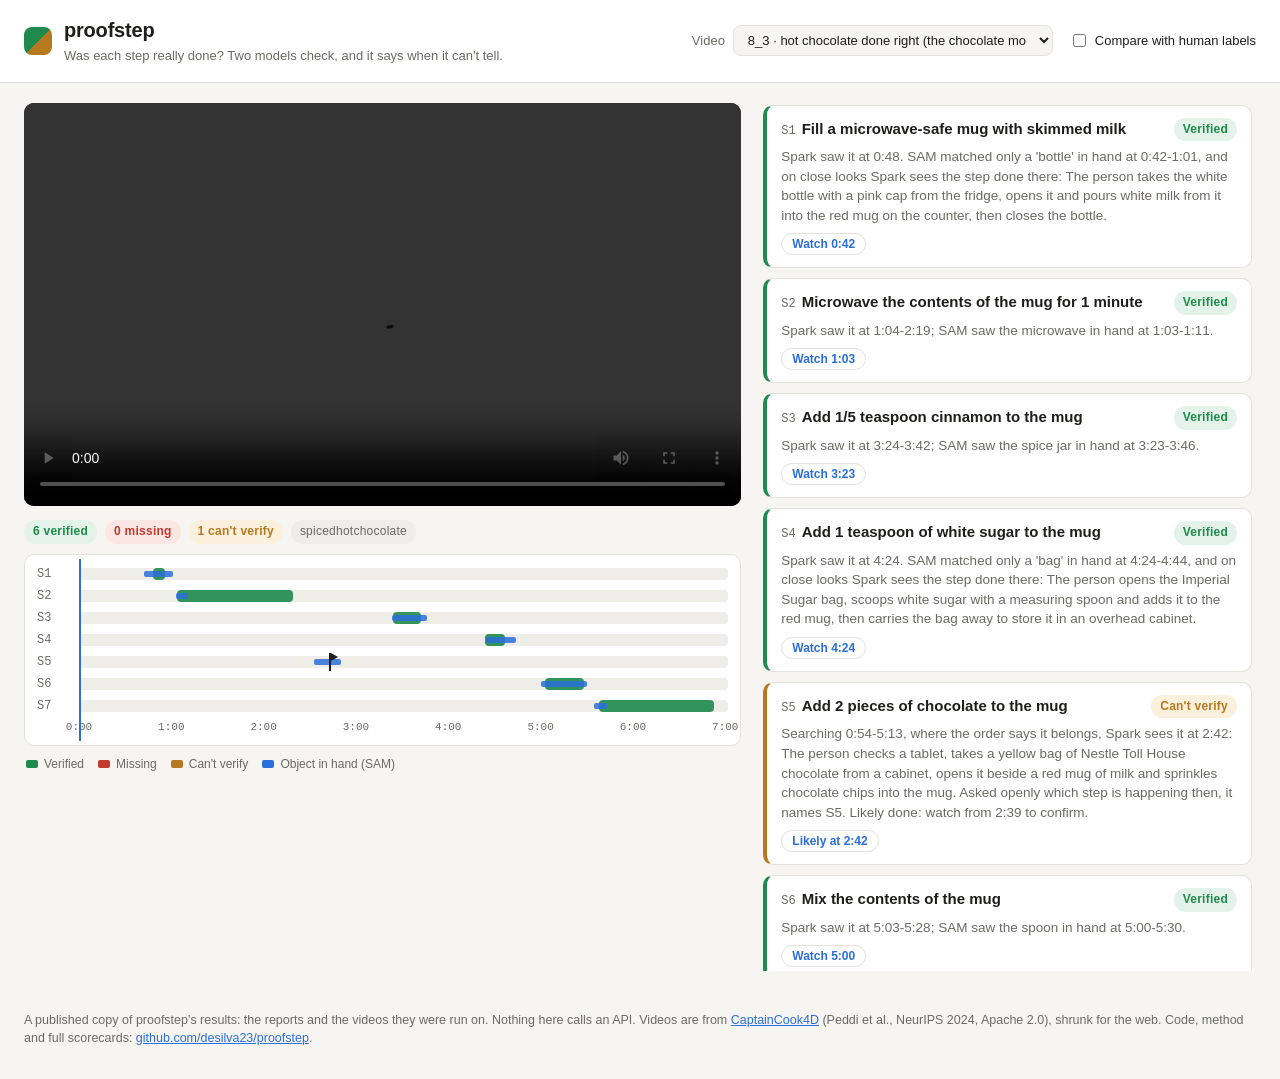
<file: docs/index.html>
<!doctype html>
<html lang="en">
<head>
  <meta charset="utf-8">
  <meta name="viewport" content="width=device-width, initial-scale=1">
  <title>proofstep</title>
  <link rel="stylesheet" href="static/style.css">
</head>
<body>
  <header class="top">
    <div class="brand">
      <span class="mark" aria-hidden="true"></span>
      <div>
        <h1>proofstep</h1>
        <p>Was each step really done? Two models check, and it says when it can't tell.</p>
      </div>
    </div>
    <div class="controls">
      <label class="field">
        <span>Video</span>
        <select id="run"></select>
      </label>
      <label class="toggle">
        <input type="checkbox" id="labels">
        <span>Compare with human labels</span>
      </label>
      <button type="button" class="primary" id="new-check">New check</button>
    </div>
  </header>

  <dialog id="wizard" aria-labelledby="wizard-title">
    <form method="dialog" class="wizard" id="wizard-form">
      <header class="wizard-head">
        <h2 id="wizard-title">Check a video against your own procedure</h2>
        <button type="submit" class="close" aria-label="Close">×</button>
      </header>

      <section class="stage-block">
        <h3><span class="num">1</span>Procedure</h3>
        <label class="field col">
          <span>Use a saved one</span>
          <select id="proc-pick"></select>
        </label>
        <p class="or">or type the instructions in plain words</p>
        <textarea id="proc-text" rows="5" placeholder="Put on gloves. Check the fridge thermometer reads 5°C or below and write it in the log. Wipe the door seals with sanitiser…"></textarea>
        <div class="row-actions">
          <button type="button" id="proc-make">Turn into a checklist</button>
          <span class="hint" id="proc-status"></span>
        </div>
        <div id="proc-view" class="proc-view"></div>
      </section>

      <section class="stage-block">
        <h3><span class="num">2</span>Video</h3>
        <input type="file" id="video-file" accept="video/mp4,video/quicktime,video/webm,.mp4,.mov,.m4v,.webm">
        <div class="progress" hidden><div id="upload-bar"></div></div>
        <span class="hint" id="video-status">MP4, MOV or WebM, up to 20 minutes. It's shrunk to 360p before anything is sent.</span>
      </section>

      <section class="stage-block">
        <h3><span class="num">3</span>Run</h3>
        <p class="cost" id="cost">Pick a procedure and a video to see the cost.</p>
        <label class="toggle consent">
          <input type="checkbox" id="consent">
          <span>Everyone in this video has agreed to it being analysed. I understand proofstep uses Meta's Contributor models by default, and Meta may use what is sent to improve them.</span>
        </label>
        <div class="row-actions">
          <button type="button" class="primary" id="run-check" disabled>Run check</button>
          <span class="hint" id="job-status"></span>
        </div>
      </section>
    </form>
  </dialog>

  <main class="layout">
    <section class="watch" aria-label="Video and timeline">
      <div class="stage" id="stage">
        <video id="video" controls playsinline preload="metadata"></video>
        <canvas id="overlay" aria-hidden="true"></canvas>
      </div>
      <div class="summary" id="summary"></div>
      <div class="timeline" id="timeline" aria-label="Step timeline"></div>
      <p class="legend">
        <span><i class="sw verified"></i>Verified</span>
        <span><i class="sw missing"></i>Missing</span>
        <span><i class="sw cant_verify"></i>Can't verify</span>
        <span><i class="sw evidence"></i>Object in hand (SAM)</span>
        <span class="truth-only"><i class="sw truth"></i>Human label</span>
      </p>
    </section>

    <section class="steps" aria-label="Steps">
      <ol id="steps"></ol>
      <div id="extras"></div>
    </section>
  </main>

  <footer class="site-note">
    A published copy of proofstep's results: the reports and the videos they were run on. Nothing here calls
    an API. Videos are from <a href="https://github.com/CaptainCook4D">CaptainCook4D</a> (Peddi et al., NeurIPS 2024,
    Apache 2.0), shrunk for the web. Code, method and full scorecards: <a href="https://github.com/desilva23/proofstep">github.com/desilva23/proofstep</a>.
  </footer>


  <script>window.PROOFSTEP_STATIC = true;</script>
  <script src="static/app.js"></script>
</body>
</html>
</file>
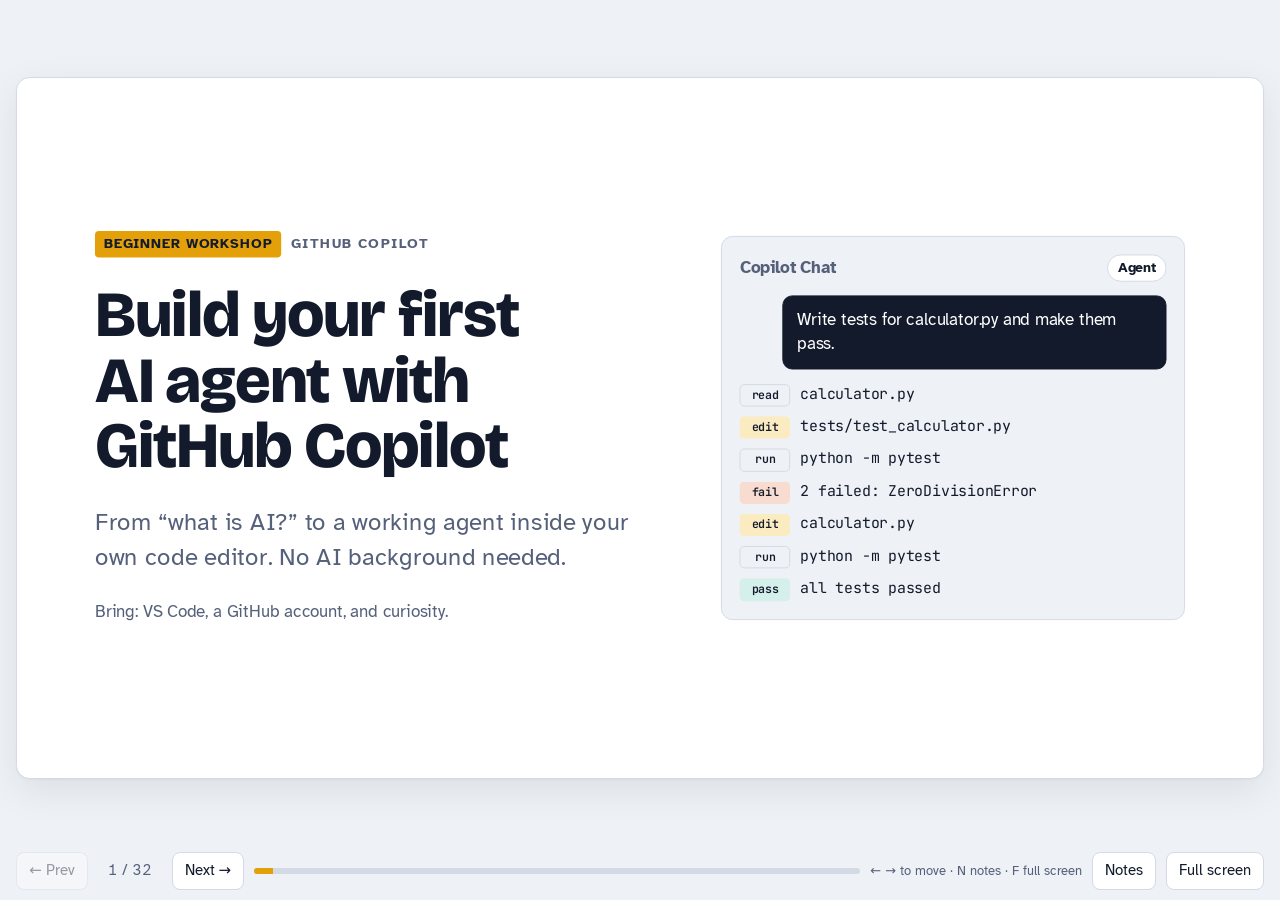
<file: presentations/copilot-agents-workshop/index.html>
<!doctype html>
<html lang="en">
<head>
<meta charset="utf-8">
<meta name="viewport" content="width=device-width, initial-scale=1, viewport-fit=cover">
<title>Copilot Agents Workshop</title>
<meta name="claude:viewport-fit-sides" content="cover">
<link rel="preconnect" href="https://fonts.googleapis.com">
<link rel="preconnect" href="https://fonts.gstatic.com" crossorigin>
<link rel="stylesheet" href="https://fonts.googleapis.com/css2?family=Atkinson+Hyperlegible:wght@400;700&family=Bricolage+Grotesque:opsz,wght@12..96,600;12..96,800&family=JetBrains+Mono:wght@400;600&display=swap">
<style>
/* Layout: a fixed 1280x720 slide stage scaled to fit the window, with a control bar and an optional speaker-notes drawer.
   Under 760px wide the deck becomes a scrolling handout with every slide stacked. */
:root {
  --paper: #EEF1F6;
  --surface: #FFFFFF;
  --ink: #121A2B;
  --muted: #55607A;
  --line: #D3DAE6;
  --accent: #E3A008;
  --accent-ink: #121A2B;
  --accent-soft: #FBEBC0;
  --signal: #0B7366;
  --signal-soft: #D5EFEA;
  --danger: #B9400F;
  --danger-soft: #F8DCCF;
  --code-bg: #141B2B;
  --code-fg: #E3E8F2;
  --code-dim: #8B96AD;
  --code-key: #F2B53A;
  --code-str: #72D5C4;

  --font-display: "Bricolage Grotesque", "Segoe UI", system-ui, sans-serif;
  --font-body: "Atkinson Hyperlegible", "Segoe UI", system-ui, sans-serif;
  --font-mono: "JetBrains Mono", ui-monospace, "SFMono-Regular", Consolas, monospace;

  --fs-h1: 66px;
  --fs-h2: 46px;
  --fs-lead: 25px;
  --fs-body: 21px;
  --fs-small: 17px;
  --fs-code: 16px;
  --fs-eyebrow: 14px;
  --pad-x: 80px;
  --pad-y: 52px;
}
@media (prefers-color-scheme: dark) {
  :root:not([data-theme="light"]) {
    --paper: #0C111A;
    --surface: #151C2A;
    --ink: #E7ECF5;
    --muted: #9CA7BE;
    --line: #2A3448;
    --accent: #F2B53A;
    --accent-ink: #121A2B;
    --accent-soft: #3B2F12;
    --signal: #55D3C2;
    --signal-soft: #123430;
    --danger: #F28E62;
    --danger-soft: #3D2017;
    --code-bg: #0A0E16;
    --code-fg: #E3E8F2;
    --code-dim: #7D88A0;
    --code-key: #F2B53A;
    --code-str: #72D5C4;
    color-scheme: dark;
  }
}
:root[data-theme="dark"] {
  --paper: #0C111A;
  --surface: #151C2A;
  --ink: #E7ECF5;
  --muted: #9CA7BE;
  --line: #2A3448;
  --accent: #F2B53A;
  --accent-ink: #121A2B;
  --accent-soft: #3B2F12;
  --signal: #55D3C2;
  --signal-soft: #123430;
  --danger: #F28E62;
  --danger-soft: #3D2017;
  --code-bg: #0A0E16;
  --code-fg: #E3E8F2;
  --code-dim: #7D88A0;
  --code-key: #F2B53A;
  --code-str: #72D5C4;
  color-scheme: dark;
}

[hidden] { display: none !important; }
html, body { height: 100%; }
body { margin: 0; }
body {
  background: var(--paper);
  color: var(--ink);
  font-family: var(--font-body);
  font-size: var(--fs-body);
  line-height: 1.45;
}
* { box-sizing: border-box; }

.app {
  height: 100%;
  display: flex;
  flex-direction: column;
  padding-left: max(16px, env(safe-area-inset-left, 0px));
  padding-right: max(16px, env(safe-area-inset-right, 0px));
  padding-block: 14px 0;
}
.viewport { flex: 1; position: relative; min-height: 0; }
.stage {
  position: absolute;
  left: 50%; top: 50%;
  width: 1280px; height: 720px;
  transform: translate(-50%, -50%) scale(var(--s, 1));
  background: var(--surface);
  border: 1px solid var(--line);
  border-radius: 14px;
  overflow: hidden;
  box-shadow: 0 1px 2px rgb(0 0 0 / 0.04), 0 12px 40px rgb(0 0 0 / 0.08);
}

/* ---------- slide primitives ---------- */
.slide {
  position: absolute; inset: 0;
  padding: var(--pad-y) var(--pad-x);
  display: none;
  flex-direction: column;
  gap: 26px;
}
.slide.active { display: flex; }
.notes { display: none; }

.eyebrow {
  font-size: var(--fs-eyebrow);
  font-weight: 700;
  letter-spacing: 0.12em;
  text-transform: uppercase;
  color: var(--muted);
  display: flex; align-items: center; gap: 10px;
}
.eyebrow b {
  background: var(--accent); color: var(--accent-ink);
  padding: 3px 9px; border-radius: 4px; letter-spacing: 0.08em;
}
h1, h2, h3 { font-family: var(--font-display); margin: 0; text-wrap: balance; font-weight: 800; }
h1 { font-size: var(--fs-h1); line-height: 1.02; letter-spacing: -0.02em; }
h2 { font-size: var(--fs-h2); line-height: 1.08; letter-spacing: -0.015em; }
h3 { font-size: calc(var(--fs-body) * 1.12); font-weight: 600; line-height: 1.2; }
p { margin: 0; }
.lead { font-size: var(--fs-lead); color: var(--muted); max-width: 52ch; }
.lead strong, .def strong { color: var(--ink); }
.small { font-size: var(--fs-small); color: var(--muted); }
.mark { background: var(--accent-soft); padding: 0 6px; border-radius: 4px; }
code, .mono { font-family: var(--font-mono); font-size: 0.86em; }
:not(pre) > code {
  background: var(--paper); border: 1px solid var(--line);
  padding: 1px 6px; border-radius: 5px; white-space: nowrap;
}

.def {
  font-size: calc(var(--fs-lead) * 1.08);
  line-height: 1.35;
  max-width: 46ch;
  padding-left: 22px;
  border-left: 5px solid var(--accent);
}

.cols { display: grid; grid-template-columns: 1fr 1fr; gap: 48px; align-items: start; }
.cols.wide-left { grid-template-columns: 1.25fr 1fr; }
.cols.wide-right { grid-template-columns: 1fr 1.3fr; }
.cols > * { min-width: 0; }
.stack { display: flex; flex-direction: column; gap: 18px; }
.fill { flex: 1; min-height: 0; }

ul.clean, ol.clean { margin: 0; padding: 0; list-style: none; display: flex; flex-direction: column; gap: 14px; }
ul.ticks li { position: relative; padding-left: 30px; }
ul.ticks li::before {
  content: ""; position: absolute; left: 4px; top: 0.5em;
  width: 10px; height: 10px; border-radius: 2px; background: var(--accent);
}

.card {
  border: 1px solid var(--line);
  border-radius: 10px;
  padding: 20px 22px;
  background: var(--surface);
  display: flex; flex-direction: column; gap: 8px;
}
.card.tint { background: var(--paper); }
.card .label {
  font-size: var(--fs-eyebrow); font-weight: 700; letter-spacing: 0.1em;
  text-transform: uppercase; color: var(--signal);
}
.grid2 { display: grid; grid-template-columns: 1fr 1fr; gap: 18px; }
.grid3 { display: grid; grid-template-columns: repeat(3, 1fr); gap: 18px; }
.grid2 > *, .grid3 > * { min-width: 0; }

/* code panels */
pre.code {
  margin: 0;
  background: var(--code-bg);
  color: var(--code-fg);
  font-family: var(--font-mono);
  font-size: var(--fs-code);
  line-height: 1.55;
  padding: 18px 22px;
  border-radius: 10px;
  overflow-x: auto;
  white-space: pre;
}
.file {
  display: flex; flex-direction: column; min-width: 0;
}
.file .fname {
  font-family: var(--font-mono); font-size: var(--fs-small);
  color: var(--muted); padding: 0 2px 8px;
  display: flex; gap: 8px; align-items: center;
}
.file .fname::before {
  content: ""; width: 12px; height: 14px; border: 2px solid var(--muted); border-radius: 2px;
}
.c { color: var(--code-dim); }
.k { color: var(--code-key); }
.s { color: var(--code-str); }
.h { color: var(--code-key); font-weight: 600; }
.gh { color: var(--code-fg); background: rgb(127 127 127 / 0.0); }
.ghost { color: var(--code-dim); font-style: italic; }

/* tables */
.tablewrap { overflow-x: auto; }
table.cmp { width: 100%; border-collapse: collapse; font-size: var(--fs-small); }
table.cmp th, table.cmp td { text-align: left; padding: 11px 14px; border-bottom: 1px solid var(--line); vertical-align: top; }
table.cmp thead th {
  font-family: var(--font-display); font-weight: 600; font-size: var(--fs-body);
  border-bottom: 2px solid var(--ink);
}
table.cmp tbody th { color: var(--muted); font-weight: 700; width: 22%; }
table.cmp td.agent { background: var(--accent-soft); }

/* status chips (agent log) */
.chip {
  display: inline-block; min-width: 52px; text-align: center;
  font-family: var(--font-mono); font-size: 0.78em; font-weight: 600;
  padding: 2px 8px; border-radius: 5px; color: var(--ink); background: var(--paper);
  border: 1px solid var(--line);
}
.chip.ok { background: var(--signal-soft); border-color: transparent; }
.chip.bad { background: var(--danger-soft); border-color: transparent; }
.chip.ed { background: var(--accent-soft); border-color: transparent; }

.mock {
  border: 1px solid var(--line); border-radius: 12px; background: var(--paper);
  padding: 18px; display: flex; flex-direction: column; gap: 14px;
  font-size: var(--fs-small);
}
.mock-head { display: flex; justify-content: space-between; align-items: center; font-weight: 700; color: var(--muted); }
.pill {
  font-size: 0.82em; border: 1px solid var(--line); background: var(--surface);
  padding: 3px 10px; border-radius: 999px; color: var(--ink);
}
.msg { background: var(--surface); border: 1px solid var(--line); border-radius: 10px; padding: 12px 14px; }
.msg.you { align-self: flex-end; background: var(--ink); color: var(--surface); border-color: var(--ink); max-width: 90%; }
.log { margin: 0; padding: 0; list-style: none; display: flex; flex-direction: column; gap: 9px; font-family: var(--font-mono); font-size: 0.9em; }
.log li { display: flex; gap: 10px; align-items: baseline; }

/* divider slides */
.slide.divider { justify-content: center; gap: 34px; background: var(--paper); }
.part-no {
  font-family: var(--font-display); font-weight: 800;
  background: var(--accent); color: var(--accent-ink);
  width: 150px; height: 150px; border-radius: 16px;
  display: grid; place-items: center; font-size: 96px; line-height: 1;
}
.divider h2 { font-size: calc(var(--fs-h1) * 1.05); max-width: 16ch; }
.divider .goal { font-size: var(--fs-lead); max-width: 48ch; color: var(--muted); }
.divider .goal strong { color: var(--ink); }

/* numbered steps (real sequences only) */
ol.steps { margin: 0; padding: 0; list-style: none; counter-reset: st; display: flex; flex-direction: column; gap: 14px; }
ol.steps > li { counter-increment: st; display: grid; grid-template-columns: 40px 1fr; gap: 14px; align-items: start; }
ol.steps > li::before {
  content: counter(st);
  font-family: var(--font-display); font-weight: 800; font-size: 0.95em;
  width: 36px; height: 36px; border-radius: 50%;
  display: grid; place-items: center;
  background: var(--ink); color: var(--surface);
}
ol.steps.grid { display: grid; grid-template-columns: 1fr 1fr; column-gap: 36px; row-gap: 20px; }
ol.steps li > div { min-width: 0; }

.callout {
  border-radius: 10px; padding: 14px 18px;
  background: var(--signal-soft); color: var(--ink);
  font-size: var(--fs-small);
}
.callout strong { color: var(--signal); }

/* diagrams */
svg.diagram { width: 100%; height: auto; max-width: 100%; display: block; }
svg .node { fill: var(--surface); stroke: var(--ink); stroke-width: 2; }
svg .node.hot { fill: var(--accent); stroke: var(--accent); }
svg .t { fill: var(--ink); font-family: var(--font-display); font-weight: 800; font-size: 24px; }
svg .t.dark { fill: var(--accent-ink); }
svg .st { fill: var(--muted); font-family: var(--font-body); font-size: 16px; }
svg .st.dark { fill: var(--accent-ink); }
svg .arrow { fill: none; stroke: var(--muted); stroke-width: 2.5; }
svg .tip { fill: var(--muted); }
svg .pillbox { fill: var(--paper); stroke: var(--line); stroke-width: 1.5; }

.ctx { display: flex; flex-direction: column; gap: 8px; }
.ctx > * {
  border: 1px solid var(--line); border-radius: 8px; padding: 10px 14px; width: 100%;
  display: flex; justify-content: space-between; align-items: center; gap: 16px;
  font-family: var(--font-body); font-size: var(--fs-small); text-align: left; color: var(--ink); background: var(--surface);
}
.ctx > * > span:last-child { font-family: var(--font-mono); color: var(--muted); font-size: 0.85em; text-align: right; }
.ctx > .you { background: var(--ink); color: var(--surface); border-color: var(--ink); }
.ctx > .you > span:last-child { color: var(--surface); opacity: 0.75; }
.ctx > .layer { cursor: pointer; }
.ctx > .layer[aria-pressed="true"] { background: var(--accent-soft); border-color: transparent; }
.ctx > .layer[aria-pressed="false"] { color: var(--muted); border-style: dashed; }
.ctx > .layer[aria-pressed="false"] > span:first-child { text-decoration: line-through; }
.ctx > .layer .sw { font-weight: 700; }
.ctx > .layer[aria-pressed="true"] .sw::after { content: "ON"; color: var(--ink); }
.ctx > .layer[aria-pressed="false"] .sw::after { content: "OFF"; }

.predict { display: flex; flex-direction: column; gap: 10px; font-size: var(--fs-small); }
.predict .row { display: grid; grid-template-columns: 136px 1fr 54px; gap: 12px; align-items: center; }
.predict .bar { height: 14px; border-radius: 3px; background: var(--accent); }
.predict .row:not(:first-child) .bar { background: var(--line); }
.predict .pct { font-variant-numeric: tabular-nums; text-align: right; color: var(--muted); }

.tree { font-family: var(--font-mono); font-size: var(--fs-code); line-height: 1.6; white-space: pre; }
.tree .new { background: var(--accent-soft); border-radius: 3px; padding: 0 4px; }

.agenda { display: flex; flex-direction: column; }
.agenda .row {
  display: grid; grid-template-columns: 64px 1fr 1.25fr 90px; gap: 20px; align-items: baseline;
  padding: 15px 0; border-bottom: 1px solid var(--line);
}
.agenda .row:first-child { border-top: 1px solid var(--line); }
.agenda .n { font-family: var(--font-display); font-weight: 800; font-size: 30px; color: var(--muted); }
.agenda .t { font-family: var(--font-display); font-weight: 600; font-size: 25px; }
.agenda .d { color: var(--muted); font-size: var(--fs-small); }
.agenda .m { text-align: right; color: var(--muted); font-variant-numeric: tabular-nums; font-size: var(--fs-small); }

.terms { display: grid; grid-template-columns: 1fr 1fr 1fr; gap: 0 40px; }
.terms div { padding: 16px 0; border-top: 1px solid var(--line); }
.terms dt { font-family: var(--font-display); font-weight: 800; font-size: 25px; }
.terms dd { margin: 4px 0 0; color: var(--muted); font-size: var(--fs-small); }

.analogy {
  display: flex; gap: 18px; align-items: center; font-size: var(--fs-small);
  border: 1px dashed var(--line); border-radius: 10px; padding: 12px 16px;
}
.analogy strong { font-family: var(--font-display); }

/* ---------- simulations ---------- */
.simhead { display: flex; justify-content: space-between; align-items: center; gap: 12px; flex-wrap: wrap; }
.simtag {
  font-size: var(--fs-eyebrow); font-weight: 700; letter-spacing: 0.1em; text-transform: uppercase;
  color: var(--signal); display: inline-flex; align-items: center; gap: 8px;
}
.simtag::before { content: ""; width: 8px; height: 8px; border-radius: 50%; background: var(--signal); }
.btnrow { display: flex; gap: 10px; flex-wrap: wrap; align-items: center; }
.btn {
  font-family: var(--font-body); font-size: var(--fs-small); font-weight: 700; line-height: 1.2;
  color: var(--surface); background: var(--ink); border: 1px solid var(--ink);
  border-radius: 8px; padding: 9px 16px; cursor: pointer;
}
.btn.ghost-btn { background: var(--surface); color: var(--ink); border-color: var(--line); }
.btn.sm { padding: 5px 12px; font-size: 0.85em; }
.btn:hover:not(:disabled) { border-color: var(--accent); }
.btn:disabled { opacity: 0.4; cursor: default; }
.seg { display: inline-flex; gap: 3px; padding: 3px; border: 1px solid var(--line); border-radius: 9px; background: var(--paper); }
.seg button {
  font-family: var(--font-body); font-size: var(--fs-small); font-weight: 700; color: var(--muted);
  background: transparent; border: 0; border-radius: 6px; padding: 6px 14px; cursor: pointer;
}
.seg button[aria-pressed="true"] { background: var(--surface); color: var(--ink); box-shadow: 0 1px 3px rgb(0 0 0 / 0.15); }
.score { font-size: var(--fs-small); color: var(--muted); }
.score b { color: var(--ink); }

.mail { display: flex; flex-direction: column; gap: 8px; }
.mrow {
  display: grid; grid-template-columns: 1fr 104px 118px; gap: 12px; align-items: center;
  padding: 9px 14px; border: 1px solid var(--line); border-radius: 8px; background: var(--surface);
  font-size: var(--fs-small); line-height: 1.3;
}
.mrow > * { min-width: 0; }
.verdict { font-weight: 700; font-size: 0.85em; padding: 3px 8px; border-radius: 5px; text-align: center; color: var(--ink); white-space: nowrap; }
.verdict.spam { background: var(--danger-soft); }
.verdict.inbox { background: var(--signal-soft); }
.judge { font-size: 0.85em; font-weight: 700; white-space: nowrap; }
.judge.right { color: var(--signal); }
.judge.wrong { color: var(--danger); }

.tokbox {
  min-height: 128px; padding: 16px 20px; border: 1px solid var(--line); border-radius: 10px;
  background: var(--paper); font-size: var(--fs-lead); line-height: 1.5; white-space: pre-wrap;
}
.tokbox.code { font-family: var(--font-mono); font-size: calc(var(--fs-code) * 1.15); }
.tokbox .gen { background: var(--accent-soft); border-radius: 4px; box-shadow: inset 0 -2px 0 var(--accent); }
.caret {
  display: inline-block; width: 2px; height: 1.1em; vertical-align: text-bottom;
  background: currentColor; margin-left: 1px; animation: blink 1s steps(1) infinite;
}
@keyframes blink { 50% { opacity: 0; } }

#loopSvg g .node, #loopSvg g .pillbox { transition: fill 0.25s ease, stroke 0.25s ease; }
#loopSvg g.on .node, #loopSvg g.on .pillbox { fill: var(--accent); stroke: var(--accent); }
#loopSvg g.on text { fill: var(--accent-ink); }
.loopbar { display: flex; align-items: center; gap: 24px; padding-top: 18px; border-top: 1px solid var(--line); }
.loopcap { flex: 1; min-width: 0; }
.loopcap b { font-family: var(--font-display); }

.lanes { display: grid; grid-template-columns: 1fr 1fr; gap: 28px; }
.lane { border: 1px solid var(--line); border-radius: 12px; padding: 16px 18px; display: flex; flex-direction: column; gap: 12px; min-width: 0; }
.lanehead { display: flex; justify-content: space-between; align-items: center; gap: 12px; }
ol.race { margin: 0; padding: 0; list-style: none; display: flex; flex-direction: column; gap: 6px; flex: 1; font-size: var(--fs-small); min-height: 0; }
ol.race li { display: flex; gap: 10px; align-items: baseline; }
ol.race li::before { flex: none; width: 44px; text-align: center; font-size: 0.78em; font-weight: 700; padding: 2px 0; border-radius: 5px; }
ol.race li[data-who="you"]::before { content: "You"; background: var(--accent); color: var(--accent-ink); }
ol.race li[data-who="ai"]::before { content: "AI"; background: var(--signal-soft); color: var(--ink); }
ol.race li.pending { visibility: hidden; }
.effort { display: grid; grid-template-columns: 96px 1fr 30px; gap: 8px 12px; align-items: center; font-size: var(--fs-small); border-top: 1px solid var(--line); padding-top: 12px; }
.effort b { text-align: right; font-variant-numeric: tabular-nums; }
.dots { display: flex; gap: 4px; flex-wrap: wrap; min-height: 14px; }
.dots i { width: 14px; height: 14px; border-radius: 3px; }
.dots[data-dots="you"] i { background: var(--accent); }
.dots[data-dots="ai"] i { background: var(--signal); }

.nest { border-radius: 18px; padding: 14px 18px 18px; display: flex; flex-direction: column; gap: 12px; border: 1px solid var(--line); }
.nest .nl { display: flex; flex-direction: column; gap: 2px; }
.nest .nl b { font-family: var(--font-display); font-size: calc(var(--fs-body) * 1.05); font-weight: 800; }
.nest .nl span { font-size: var(--fs-small); color: var(--muted); }
.nest.n1 { background: var(--paper); }
.nest.n2 { background: var(--surface); }
.nest.n3 { background: var(--signal-soft); border-color: transparent; }
.nest.n4 { background: var(--accent); border-color: transparent; }
.nest.n4 .nl b, .nest.n4 .nl span { color: var(--accent-ink); }
.fitlist { display: flex; flex-direction: column; }
.fitlist div { display: flex; justify-content: space-between; align-items: center; gap: 16px; padding: 12px 0; border-bottom: 1px solid var(--line); font-size: var(--fs-small); }
.fitlist div:first-child { border-top: 1px solid var(--line); }
.fitlist div span:last-child { font-weight: 700; display: inline-flex; align-items: center; gap: 8px; text-align: right; }
.swatch { width: 12px; height: 12px; border-radius: 3px; flex: none; }
.swatch.d3 { background: var(--signal-soft); border: 1px solid var(--signal); }
.swatch.d4 { background: var(--accent); }

.meter { display: flex; flex-direction: column; gap: 6px; }
.mtrack { height: 12px; background: var(--paper); border: 1px solid var(--line); border-radius: 6px; overflow: hidden; }
.mtrack i { display: block; height: 100%; width: 100%; background: var(--accent); transition: width 0.3s ease; }

table.tests th, table.tests td { padding: 9px 12px; }
.pick {
  font-family: var(--font-body); text-align: left; color: var(--ink); background: var(--surface);
  border: 1px solid var(--line); border-radius: 10px; padding: 12px 16px; cursor: pointer;
  display: flex; flex-direction: column; gap: 2px; width: 100%;
}
.pick b { font-family: var(--font-display); font-size: calc(var(--fs-body) * 1.02); }
.pick span { font-size: var(--fs-small); color: var(--muted); }
.pick[aria-pressed="true"] { border: 2px solid var(--accent); background: var(--accent-soft); padding: 11px 15px; }
.agent-out { display: flex; flex-direction: column; gap: 12px; }
.result { font-size: var(--fs-small); display: flex; gap: 10px; align-items: baseline; }

@media (prefers-reduced-motion: reduce) {
  .caret { animation: none; }
  #loopSvg g .node, #loopSvg g .pillbox, .mtrack i { transition: none; }
}

/* ---------- control bar ---------- */
.bar {
  flex: none;
  display: flex; align-items: center; gap: 10px;
  padding-block: 10px calc(10px + env(safe-area-inset-bottom, 0px));
}
.bar button {
  font: inherit; font-size: 15px; color: var(--ink);
  background: var(--surface); border: 1px solid var(--line);
  border-radius: 8px; padding: 7px 12px; cursor: pointer;
  display: inline-flex; align-items: center; gap: 6px;
}
.bar button:hover:not(:disabled) { border-color: var(--ink); }
.bar button:disabled { opacity: 0.4; cursor: default; }
.bar button[aria-pressed="true"] { background: var(--ink); color: var(--surface); border-color: var(--ink); }
button:focus-visible { outline: 3px solid var(--accent); outline-offset: 2px; }
.track { flex: 1; height: 6px; background: var(--line); border-radius: 3px; overflow: hidden; }
.track .fill-bar { height: 100%; width: 0; background: var(--accent); transition: width 0.25s ease; }
.count { font-variant-numeric: tabular-nums; font-size: 15px; color: var(--muted); min-width: 64px; text-align: center; }
.keys { font-size: 13px; color: var(--muted); }
.notes-panel {
  flex: none; max-height: 26vh; overflow-y: auto;
  margin-top: 12px; padding: 14px 18px;
  background: var(--surface); border: 1px solid var(--line); border-radius: 10px;
  font-size: 16px; line-height: 1.5;
}
.notes-panel .nlabel { font-size: 12px; font-weight: 700; letter-spacing: 0.12em; text-transform: uppercase; color: var(--signal); margin-bottom: 4px; }
.notes-panel p + p { margin-top: 6px; }

@media (prefers-reduced-motion: reduce) { .track .fill-bar { transition: none; } }

/* ---------- handout mode for phones ---------- */
@media (max-width: 760px) {
  :root {
    --fs-h1: 34px; --fs-h2: 27px; --fs-lead: 18px; --fs-body: 16px;
    --fs-small: 15px; --fs-code: 12.5px; --fs-eyebrow: 12px;
    --pad-x: 0px; --pad-y: 36px;
  }
  html, body { height: auto; }
  .app { height: auto; display: block; padding-block: 8px 24px; }
  .viewport { position: static; }
  .stage { position: static; transform: none; width: auto; height: auto; border: 0; border-radius: 0; background: transparent; box-shadow: none; overflow: visible; }
  .slide { position: static; display: flex; border-bottom: 1px solid var(--line); gap: 20px; }
  .slide.divider { background: transparent; }
  .bar, .notes-panel { display: none !important; }
  .cols, .cols.wide-left, .cols.wide-right, .grid2, .grid3, .terms, ol.steps.grid { grid-template-columns: 1fr; gap: 20px; }
  .part-no { width: 84px; height: 84px; font-size: 52px; border-radius: 12px; }
  .agenda .row { grid-template-columns: 36px 1fr; gap: 4px 12px; }
  .agenda .n { font-size: 22px; } .agenda .t { font-size: 19px; }
  .agenda .d { grid-column: 2; } .agenda .m { grid-column: 2; text-align: left; }
  .predict .row { grid-template-columns: 112px 1fr 44px; }
  .lanes { grid-template-columns: 1fr; gap: 16px; }
  ol.race { min-height: 0; }
  .mrow { grid-template-columns: 1fr auto; }
  .mrow .judge { grid-column: 1 / -1; }
  .loopbar { flex-direction: column; align-items: flex-start; gap: 12px; }
  table.tests { min-width: 620px; }
  .tokbox { min-height: 100px; }
  .tree { overflow-x: auto; }
}
</style>
</head>
<body>
<div class="app">
  <div class="viewport" id="viewport">
    <div class="stage" id="stage">

<!-- 1 · Title -->
<section class="slide" style="justify-content:center">
  <div class="cols wide-left" style="align-items:center">
    <div class="stack" style="gap:26px">
      <div class="eyebrow"><b>Beginner workshop</b> GitHub Copilot</div>
      <h1>Build your first AI agent with GitHub Copilot</h1>
      <p class="lead">From “what is AI?” to a working agent inside your own code editor. No AI background needed.</p>
      <p class="small">Bring: VS Code, a GitHub account, and curiosity.</p>
    </div>
    <div class="mock" aria-label="Example of an agent working">
      <div class="mock-head"><span>Copilot Chat</span><span class="pill">Agent</span></div>
      <div class="msg you">Write tests for calculator.py and make them pass.</div>
      <ul class="log">
        <li><span class="chip">read</span> calculator.py</li>
        <li><span class="chip ed">edit</span> tests/test_calculator.py</li>
        <li><span class="chip">run</span> python -m pytest</li>
        <li><span class="chip bad">fail</span> 2 failed: ZeroDivisionError</li>
        <li><span class="chip ed">edit</span> calculator.py</li>
        <li><span class="chip">run</span> python -m pytest</li>
        <li><span class="chip ok">pass</span> all tests passed</li>
      </ul>
    </div>
  </div>
  <aside class="notes"><p>Welcome everyone. Point at the chat on the right: by the end of today, each of you will have built something that works like this.</p><p>Reassure the room: no maths, no machine learning theory. If you can write a to-do list, you can write an agent.</p></aside>
</section>

<!-- 2 · Agenda -->
<section class="slide">
  <div class="eyebrow">Today’s plan</div>
  <h2>Five parts, one working agent</h2>
  <div class="agenda">
    <div class="row"><span class="n">1</span><span class="t">AI agents, explained</span><span class="d">AI, generative AI, agents, and how an agent differs from an assistant</span><span class="m">15 min</span></div>
    <div class="row"><span class="n">2</span><span class="t">GitHub Copilot basics</span><span class="d">What Copilot is, its features, Chat and Agent mode</span><span class="m">15 min</span></div>
    <div class="row"><span class="n">3</span><span class="t">Creating agents</span><span class="d">Custom instructions, prompt files, custom agents, testing</span><span class="m">25 min</span></div>
    <div class="row"><span class="n">4</span><span class="t">Use cases</span><span class="d">Review, documentation, testing and bug-fixing agents</span><span class="m">10 min</span></div>
    <div class="row"><span class="n">5</span><span class="t">Live demo</span><span class="d">Build and test an agent on a small Python project</span><span class="m">20 min</span></div>
  </div>
  <aside class="notes"><p>Timings are a suggestion for a 90-minute session. Part 3 is the core; protect that time.</p></aside>
</section>

<!-- 3 · Setup -->
<section class="slide">
  <div class="eyebrow">Before we start</div>
  <h2>What you need on your laptop</h2>
  <div class="cols">
    <ol class="steps">
      <li><div><h3>Visual Studio Code</h3><p class="small">Free code editor from code.visualstudio.com</p></div></li>
      <li><div><h3>A GitHub account</h3><p class="small">Sign up free at github.com</p></div></li>
      <li><div><h3>GitHub Copilot turned on</h3><p class="small">Copilot Free is enough to start. It has a monthly limit on chats and completions.</p></div></li>
      <li><div><h3>Signed in inside VS Code</h3><p class="small">Click the Copilot icon in the status bar and sign in with GitHub.</p></div></li>
    </ol>
    <div class="stack">
      <div class="card tint">
        <span class="label">For the demo</span>
        <p>Python 3 and pytest:</p>
        <pre class="code">pip install pytest</pre>
      </div>
      <div class="callout"><strong>Check it works:</strong> open the Chat view (<code>Ctrl+Alt+I</code>, or <code>⌃⌘I</code> on Mac) and type “hello”. If Copilot answers, you’re ready.</div>
    </div>
  </div>
  <aside class="notes"><p>Ideally send this list to attendees a day before. Give people two minutes to check Chat answers before moving on.</p></aside>
</section>

<!-- 4 · Part 1 divider -->
<section class="slide divider">
  <div class="part-no">1</div>
  <h2>AI agents, explained simply</h2>
  <p class="goal"><strong>By the end of this part</strong> you can explain the difference between AI, generative AI, an AI assistant, and an AI agent.</p>
  <aside class="notes"><p>This part is all concepts and analogies. No code yet.</p></aside>
</section>

<!-- 5 · What is AI -->
<section class="slide">
  <div class="eyebrow"><b>Part 1</b> AI agents</div>
  <h2>What is AI?</h2>
  <div class="cols" style="gap:44px">
    <div class="stack" style="gap:16px">
      <p class="def" style="font-size:var(--fs-lead)"><strong>Artificial intelligence</strong> is software that learns patterns from examples, so it can do tasks that usually need human judgement.</p>
      <div class="card tint"><span class="label">Normal program</span><p class="small">A person writes the rules, like <code>"lottery" in email → spam</code>. It breaks when spammers change their wording.</p></div>
      <div class="card tint"><span class="label">AI</span><p class="small">You show it 10,000 emails labelled spam or not spam. It learns what spam looks like, even in wording it has never seen.</p></div>
    </div>
    <div class="stack" id="spamSim" style="gap:12px">
      <div class="simhead">
        <span class="simtag">Simulation</span>
        <div class="seg" role="group" aria-label="Choose a spam filter">
          <button type="button" data-mode="rule" aria-pressed="true">Rule filter</button>
          <button type="button" data-mode="ai" aria-pressed="false">AI filter</button>
        </div>
      </div>
      <p class="small" id="spamDesc">A person wrote one rule: if the email contains “lottery”, it’s spam.</p>
      <div class="mail">
        <div class="mrow" data-truth="spam" data-ai="97"><span class="subj">You won the lottery! Claim $1,000,000 now</span><span class="verdict"></span><span class="judge"></span></div>
        <div class="mrow" data-truth="spam" data-ai="94"><span class="subj">L0TTERY W1NNER: send your bank details</span><span class="verdict"></span><span class="judge"></span></div>
        <div class="mrow" data-truth="inbox" data-ai="12"><span class="subj">Lottery club meeting moved to Friday</span><span class="verdict"></span><span class="judge"></span></div>
        <div class="mrow" data-truth="spam" data-ai="91"><span class="subj">Your parcel is on hold. Pay a $2 fee here</span><span class="verdict"></span><span class="judge"></span></div>
        <div class="mrow" data-truth="inbox" data-ai="2"><span class="subj">Lunch tomorrow at 12?</span><span class="verdict"></span><span class="judge"></span></div>
      </div>
      <p class="score" id="spamScore"></p>
    </div>
  </div>
  <aside class="notes"><p>Click “Rule filter” first. The rule misses the misspelled lottery email and the parcel scam, and wrongly flags the lottery club. Ask the room how many rules you’d need to catch everything.</p><p>Then click “AI filter”. It gets all five because it learned patterns, not one word. The numbers are illustrative; real AI filters still make mistakes, just fewer.</p></aside>
</section>

<!-- 6 · Generative AI -->
<section class="slide">
  <div class="eyebrow"><b>Part 1</b> AI agents</div>
  <h2>What is generative AI?</h2>
  <div class="cols">
    <div class="stack" style="gap:18px">
      <p class="def" style="font-size:var(--fs-lead)"><strong>Generative AI</strong> creates new things: text, code, images, audio.</p>
      <p>It runs on a <span class="mark">large language model (LLM)</span>. The model read a huge amount of text and code, and learned to predict what comes next.</p>
      <p class="small">Examples: ChatGPT, Claude, Gemini, GitHub Copilot.</p>
      <div class="callout"><strong>Remember:</strong> it predicts likely text. It does not “know” facts, so it can sound confident and still be wrong.</div>
    </div>
    <div class="stack" id="tokSim" style="gap:14px">
      <div class="simhead">
        <span class="simtag">Simulation</span>
        <div class="seg" role="group" aria-label="Choose an example">
          <button type="button" data-ex="sentence" aria-pressed="true">Sentence</button>
          <button type="button" data-ex="code" aria-pressed="false">Code</button>
        </div>
      </div>
      <div class="tokbox" id="tokText" aria-live="polite">My favourite thing about weekends is</div>
      <div class="stack" style="gap:8px">
        <span class="small">What the model thinks comes next</span>
        <div class="predict" id="tokBars"></div>
      </div>
      <div class="btnrow">
        <button class="btn" type="button" id="tokNext">Predict next word</button>
        <button class="btn ghost-btn" type="button" id="tokReset">Reset</button>
      </div>
      <p class="small" id="tokStatus"></p>
    </div>
  </div>
  <aside class="notes"><p>Click “Predict next word” a few times. Each click, the model scores every possible next word and picks a likely one. That’s all generation is: repeat this thousands of times.</p><p>Switch to “Code” to show Copilot does exactly the same with code. The percentages are illustrative. Real models work on “tokens”, which are words or pieces of words.</p></aside>
</section>

<!-- 7 · What is an AI agent -->
<section class="slide">
  <div class="eyebrow"><b>Part 1</b> AI agents</div>
  <h2>What is an AI agent?</h2>
  <div class="cols" style="align-items:center">
    <div class="stack" style="gap:20px">
      <p class="def" style="font-size:var(--fs-lead)"><strong>An AI agent</strong> is generative AI that takes actions to reach a goal, instead of only replying with text.</p>
      <ul class="clean ticks" style="gap:8px">
        <li><strong>LLM</strong>, the brain that decides what to do</li>
        <li><strong>Tools</strong>, the hands: read files, edit code, run commands</li>
        <li><strong>Instructions</strong>, the rulebook you write</li>
        <li><strong>A loop</strong> that repeats until the goal is met</li>
      </ul>
    </div>
    <svg id="loopSvg" class="diagram" style="max-height:330px" viewBox="0 0 520 370" role="img" aria-label="Agent loop: think, act, observe, repeat until the goal is met">
      <defs>
        <marker id="ah" viewBox="0 0 10 10" refX="8" refY="5" markerWidth="7" markerHeight="7" orient="auto-start-reverse"><path class="tip" d="M0,0 L10,5 L0,10 z"/></marker>
      </defs>
      <g id="lp-goal">
        <rect class="pillbox" x="10" y="20" width="100" height="44" rx="22"/>
        <text class="st" x="60" y="48" text-anchor="middle" style="font-weight:700">Goal</text>
      </g>
      <path class="arrow" d="M110,42 L170,62" marker-end="url(#ah)"/>
      <g id="lp-done">
        <rect class="pillbox" x="410" y="20" width="100" height="44" rx="22"/>
        <text class="st" x="460" y="48" text-anchor="middle" style="font-weight:700">Done</text>
      </g>
      <path class="arrow" d="M350,62 L408,44" marker-end="url(#ah)"/>
      <text class="st" x="392" y="90" text-anchor="middle" style="font-size:13px">goal met</text>

      <g id="lp-think">
        <rect class="node" x="175" y="40" width="170" height="80" rx="12"/>
        <text class="t" x="260" y="76" text-anchor="middle">Think</text>
        <text class="st" x="260" y="101" text-anchor="middle">plan the next step</text>
      </g>
      <g id="lp-act">
        <rect class="node" x="320" y="270" width="170" height="80" rx="12"/>
        <text class="t" x="405" y="306" text-anchor="middle">Act</text>
        <text class="st" x="405" y="331" text-anchor="middle">use a tool</text>
      </g>
      <g id="lp-observe">
        <rect class="node" x="30" y="270" width="170" height="80" rx="12"/>
        <text class="t" x="115" y="306" text-anchor="middle">Observe</text>
        <text class="st" x="115" y="331" text-anchor="middle">check the result</text>
      </g>

      <path class="arrow" d="M330,124 Q400,180 405,262" marker-end="url(#ah)"/>
      <path class="arrow" d="M316,310 L208,310" marker-end="url(#ah)"/>
      <path class="arrow" d="M115,262 Q120,180 190,124" marker-end="url(#ah)"/>
      <text class="st" x="260" y="215" text-anchor="middle" style="font-size:15px">repeat until done</text>
    </svg>
  </div>
  <div class="loopbar" id="loopSim">
    <div class="btnrow">
      <button class="btn" type="button" id="loopRun">▶ Run the agent</button>
      <button class="btn ghost-btn" type="button" id="loopStep">Step</button>
      <button class="btn ghost-btn" type="button" id="loopReset">Reset</button>
    </div>
    <p class="loopcap" id="loopCaption" aria-live="polite"><b>Goal:</b> make all the tests pass. Press Run, or Step through one move at a time.</p>
  </div>
  <aside class="notes"><p>Press “Step” and read each caption out loud. The agent goes around the loop three times: it runs the tests, fixes one bug, checks, fixes the next bug, checks again, and stops when everything passes.</p><p>This loop is the single most important idea of the day.</p></aside>
</section>

<!-- 8 · Assistant vs Agent -->
<section class="slide">
  <div class="eyebrow"><b>Part 1</b> AI agents</div>
  <h2>AI assistant vs AI agent</h2>
  <div class="tablewrap">
    <table class="cmp">
      <thead><tr><th></th><th>AI assistant</th><th>AI agent</th></tr></thead>
      <tbody>
        <tr><th>You give it</th><td>A question</td><td class="agent">A goal</td></tr>
        <tr><th>It gives back</th><td>An answer or a suggestion</td><td class="agent">Finished work: files changed, commands run</td></tr>
        <tr><th>Steps</th><td>One reply</td><td class="agent">Many steps in a loop</td></tr>
        <tr><th>Tools</th><td>Usually none</td><td class="agent">Reads files, edits code, runs the terminal</td></tr>
        <tr><th>Who applies it</th><td>You copy, paste and fix</td><td class="agent">The agent applies it; you review</td></tr>
        <tr><th>Example ask</th><td>“How do I write a test in Python?”</td><td class="agent">“Write tests for calculator.py and make them pass.”</td></tr>
      </tbody>
    </table>
  </div>
  <div class="analogy"><span><strong>Assistant</strong> = a map app that tells you the route.</span><span><strong>Agent</strong> = a taxi driver: you give the destination, they drive and handle the detours.</span></div>
  <aside class="notes"><p>Same AI model underneath. The difference is tools plus the loop.</p><p>In Copilot, Ask mode behaves like an assistant; Agent mode behaves like an agent. We’ll see both.</p></aside>
</section>

<!-- 8b · Same task, two ways -->
<section class="slide">
  <div class="eyebrow"><b>Part 1</b> AI agents</div>
  <h2>Same task, two ways</h2>
  <div class="lanes" id="raceSim">
    <div class="lane">
      <div class="lanehead"><h3>AI assistant</h3><span class="pill">Ask mode</span></div>
      <ol class="race">
        <li data-who="you">Asks how to fix the divide-by-zero crash</li>
        <li data-who="ai">Replies with example code</li>
        <li data-who="you">Copies the code into calculator.py</li>
        <li data-who="you">Runs the tests</li>
        <li data-who="you">Reads a new error in average()</li>
        <li data-who="you">Asks again, pasting the error</li>
        <li data-who="ai">Replies with more code</li>
        <li data-who="you">Pastes it and runs the tests again</li>
      </ol>
      <div class="effort">
        <span>Your steps</span><span class="dots" data-dots="you"></span><b data-count="you">0</b>
        <span>AI steps</span><span class="dots" data-dots="ai"></span><b data-count="ai">0</b>
      </div>
    </div>
    <div class="lane">
      <div class="lanehead"><h3>AI agent</h3><span class="pill">Agent mode</span></div>
      <ol class="race">
        <li data-who="you">Types the goal once: “Make all tests pass”</li>
        <li data-who="ai">Reads calculator.py</li>
        <li data-who="ai">Runs the tests: 2 fail</li>
        <li data-who="ai">Fixes divide()</li>
        <li data-who="ai">Fixes average()</li>
        <li data-who="ai">Runs the tests: all pass</li>
        <li data-who="you">Reviews the changes and clicks Keep</li>
      </ol>
      <div class="effort">
        <span>Your steps</span><span class="dots" data-dots="you"></span><b data-count="you">0</b>
        <span>AI steps</span><span class="dots" data-dots="ai"></span><b data-count="ai">0</b>
      </div>
    </div>
  </div>
  <div class="btnrow">
    <button class="btn" type="button" id="raceGo">▶ Play both</button>
    <span class="simtag">Simulation</span>
    <span class="small">Task: the calculator crashes. Fix it so all the tests pass.</span>
  </div>
  <aside class="notes"><p>Press Play and let both sides run at the same time. Point at the yellow squares: with the assistant, you do most of the work. With the agent, you set the goal and review the result.</p><p>The agent still needs you at the start (the goal) and the end (the review).</p></aside>
</section>

<!-- 8c · Where agents fit -->
<section class="slide">
  <div class="eyebrow"><b>Part 1</b> AI agents</div>
  <h2>Where agents fit in the big picture</h2>
  <div class="cols wide-left" style="align-items:center">
    <div class="nest n1" role="img" aria-label="Nested sets: AI contains machine learning, which contains generative AI, which contains AI agents">
      <div class="nl"><b>Artificial intelligence</b><span>Software that does tasks needing human-like judgement</span></div>
      <div class="nest n2">
        <div class="nl"><b>Machine learning</b><span>Learns patterns from examples instead of hand-written rules</span></div>
        <div class="nest n3">
          <div class="nl"><b>Generative AI</b><span>Creates text, code and images using large language models</span></div>
          <div class="nest n4">
            <div class="nl"><b>AI agents</b><span>Generative AI + tools + a loop</span></div>
          </div>
        </div>
      </div>
    </div>
    <div class="stack" style="gap:14px">
      <p class="small" style="font-weight:700;color:var(--ink)">Where Copilot’s features sit</p>
      <div class="fitlist">
        <div><span>Code completions</span><span><i class="swatch d3"></i>Generative AI</span></div>
        <div><span>Chat in Ask mode</span><span><i class="swatch d3"></i>Generative AI</span></div>
        <div><span>Chat in Agent mode</span><span><i class="swatch d4"></i>AI agent</span></div>
        <div><span>Your custom agent</span><span><i class="swatch d4"></i>AI agent</span></div>
      </div>
      <p class="small">Every agent is generative AI, but not every generative AI is an agent.</p>
    </div>
  </div>
  <aside class="notes"><p>Each box sits inside the bigger one. Today we live in the smallest, brightest box.</p></aside>
</section>

<!-- 9 · Key words -->
<section class="slide">
  <div class="eyebrow"><b>Part 1</b> AI agents</div>
  <h2>Six words you’ll hear today</h2>
  <dl class="terms" style="margin:0">
    <div><dt>LLM</dt><dd>Large language model. The AI “brain” that reads and writes text and code.</dd></div>
    <div><dt>Prompt</dt><dd>What you type to the AI. Clearer prompt, better result.</dd></div>
    <div><dt>Context</dt><dd>Everything the AI can see right now: your message, open files, instructions.</dd></div>
    <div><dt>Tool</dt><dd>An action the agent can take, like reading a file or running a command.</dd></div>
    <div><dt>Instructions</dt><dd>Rules you write once so the AI follows them every time.</dd></div>
    <div><dt>Hallucination</dt><dd>When the AI says something confident that isn’t true.</dd></div>
  </dl>
  <aside class="notes"><p>Leave this slide up a little longer. Beginners will hear these words in the rest of the session.</p></aside>
</section>

<!-- 10 · Part 2 divider -->
<section class="slide divider">
  <div class="part-no">2</div>
  <h2>GitHub Copilot basics</h2>
  <p class="goal"><strong>By the end of this part</strong> you know Copilot’s main features and when to use Chat versus Agent mode.</p>
  <aside class="notes"><p>Switch to VS Code briefly during this part if you can, so people see the real interface.</p></aside>
</section>

<!-- 11 · What is Copilot -->
<section class="slide">
  <div class="eyebrow"><b>Part 2</b> Copilot basics</div>
  <h2>What is GitHub Copilot?</h2>
  <div class="cols">
    <div class="stack" style="gap:22px">
      <p class="def"><strong>GitHub Copilot</strong> is an AI pair programmer from GitHub. It works inside your code editor and suggests, explains and writes code with you.</p>
      <div class="stack" style="gap:8px">
        <p class="small" style="font-weight:700;color:var(--ink)">Where it works</p>
        <p class="small">VS Code · Visual Studio · JetBrains IDEs · github.com · the terminal</p>
      </div>
      <p class="small">Plans: a free plan to get started, and paid plans with higher limits for individuals and companies.</p>
    </div>
    <div class="stack" id="ghostSim" style="gap:14px">
      <span class="simtag">Simulation</span>
      <div class="file">
        <span class="fname">numbers.py</span>
        <pre class="code" style="min-height:118px"><span id="ghostTyped"># check if a number is even
def is_even(n):
    </span><span class="caret" aria-hidden="true"></span><span class="ghost" id="ghostText">return n % 2 == 0</span></pre>
      </div>
      <div class="btnrow">
        <button class="btn" type="button" id="ghostTab">Tab ↹ Accept</button>
        <button class="btn ghost-btn" type="button" id="ghostReplay">Replay typing</button>
      </div>
      <p class="small" id="ghostStatus" aria-live="polite">Copilot suggests the next line in grey. Accept it, or keep typing to ignore it.</p>
    </div>
  </div>
  <aside class="notes"><p>Click “Replay typing”: you type a comment and a function name, pause, and Copilot offers the rest in grey. Then click “Tab ↹ Accept”.</p><p>“Pair programmer” means a partner sitting next to you. You stay in charge; Copilot helps.</p></aside>
</section>

<!-- 12 · Features -->
<section class="slide">
  <div class="eyebrow"><b>Part 2</b> Copilot basics</div>
  <h2>Features of GitHub Copilot</h2>
  <div class="grid3">
    <div class="card"><span class="label">As you type</span><h3>Code completions</h3><p class="small">Grey “ghost text” suggestions. <code>Tab</code> to accept.</p></div>
    <div class="card"><span class="label">As you type</span><h3>Next edit suggestions</h3><p class="small">Predicts the next place you’ll need to change and offers the edit.</p></div>
    <div class="card"><span class="label">In the editor</span><h3>Copilot Chat</h3><p class="small">Ask questions about your code in plain English.</p></div>
    <div class="card" style="border-color:var(--accent);border-width:2px"><span class="label">In the editor</span><h3>Agent mode</h3><p class="small">Copilot plans, edits many files and runs commands to reach a goal.</p></div>
    <div class="card"><span class="label">On GitHub</span><h3>Code review</h3><p class="small">Ask Copilot to review a pull request and leave comments.</p></div>
    <div class="card"><span class="label">On GitHub</span><h3>Coding agent</h3><p class="small">Assign an issue to Copilot. It works in the background and opens a pull request.</p></div>
  </div>
  <p class="small">Today we focus on the highlighted one: <strong>Agent mode</strong>, and how to customise it.</p>
  <aside class="notes"><p>Don’t demo all six. Name them so people know they exist, then move on.</p></aside>
</section>

<!-- 13 · Copilot Chat -->
<section class="slide">
  <div class="eyebrow"><b>Part 2</b> Copilot basics</div>
  <h2>Copilot Chat</h2>
  <div class="cols wide-left">
    <div class="stack" style="gap:20px">
      <p>Open it with <code>Ctrl+Alt+I</code> (Windows/Linux) or <code>⌃⌘I</code> (Mac). Pick a mode at the bottom of the chat box:</p>
      <div class="grid2">
        <div class="card tint"><span class="label">Ask</span><p class="small">Answers questions. Doesn’t change your files. Works like an <strong>assistant</strong>.</p></div>
        <div class="card tint"><span class="label">Agent</span><p class="small">Edits files and runs commands to finish a task. Works like an <strong>agent</strong>.</p></div>
      </div>
      <div class="stack" style="gap:8px">
        <p class="small" style="font-weight:700;color:var(--ink)">Shortcuts you can type</p>
        <p class="small"><code>/explain</code> <code>/fix</code> <code>/tests</code> <code>/doc</code> run common tasks</p>
        <p class="small"><code>#file</code> <code>#codebase</code> add files or your whole project as context</p>
        <p class="small"><code>@workspace</code> <code>@terminal</code> ask a specialist about your project or terminal</p>
      </div>
    </div>
    <div class="mock">
      <div class="mock-head"><span>Copilot Chat</span><span class="pill">Ask</span></div>
      <div class="msg you">/explain #file:calculator.py</div>
      <div class="msg">This file has four small functions. <code>divide(a, b)</code> returns a divided by b. If <code>b</code> is 0, Python raises <code>ZeroDivisionError</code>, so you may want to handle that case.</div>
    </div>
  </div>
  <aside class="notes"><p>Older VS Code versions also show an Edit mode, and newer ones may show Plan. Ask and Agent are the two that matter today.</p><p>Exact shortcuts and menus change between versions; if something has moved, look for the chat icon in the title bar.</p></aside>
</section>

<!-- 14 · Agent mode -->
<section class="slide">
  <div class="eyebrow"><b>Part 2</b> Copilot basics</div>
  <h2>Agent mode: Copilot does the steps</h2>
  <div class="cols">
    <div class="stack" style="gap:16px">
      <p>You describe the goal. Copilot works out the steps, using the think, act, observe loop.</p>
      <ul class="clean ticks" style="gap:10px">
        <li>Finds the files that matter</li>
        <li>Edits one or many files</li>
        <li>Runs terminal commands, after asking you</li>
        <li>Reads errors and tries again</li>
        <li>Shows every change so you can <strong>Keep</strong> or <strong>Undo</strong></li>
      </ul>
      <div class="callout"><strong>Turn it on:</strong> open Chat, click the mode picker, choose <strong>Agent</strong>.</div>
      <div class="btnrow"><span class="simtag">Simulation</span><button class="btn ghost-btn sm" type="button" id="agReplay">Replay from the start</button></div>
    </div>
    <div class="mock" id="agentSim">
      <div class="mock-head"><span>Copilot Chat</span><span class="pill">Agent</span></div>
      <div class="msg you">Make divide() safe when b is 0.</div>
      <ul class="log">
        <li id="ag0"><span class="chip">think</span> find divide()</li>
        <li id="ag1"><span class="chip">read</span> calculator.py</li>
        <li id="ag2"><span class="chip ed">edit</span> raise ValueError if b == 0</li>
        <li id="ag3" style="flex-wrap:wrap"><span class="chip">ask</span> Run python -m pytest?
          <span class="btnrow"><button class="btn sm" type="button" id="agAllow">Allow</button><button class="btn ghost-btn sm" type="button" id="agSkip">Skip</button></span></li>
        <li id="agRun" hidden><span class="chip">run</span> python -m pytest</li>
        <li id="agPass" hidden><span class="chip ok">pass</span> 5 tests passed</li>
        <li id="agSkipped" hidden><span class="chip">skip</span> Not run. Test it yourself first.</li>
      </ul>
      <div class="msg" id="agDone" hidden>Done. 1 file changed.
        <span class="btnrow" style="margin-top:8px"><button class="btn sm" type="button" id="agKeep">Keep</button><button class="btn ghost-btn sm" type="button" id="agUndo">Undo</button></span></div>
      <p class="small" id="agResult" hidden aria-live="polite"></p>
    </div>
  </div>
  <aside class="notes"><p>The simulation is paused where the real agent pauses: waiting for your permission to run a command. Click Allow, then Keep. Then try Replay and click Skip or Undo to show you are always in control.</p><p>Stress: read the command before clicking Allow.</p></aside>
</section>

<!-- 15 · Part 3 divider -->
<section class="slide divider">
  <div class="part-no">3</div>
  <h2>Creating agents in GitHub Copilot</h2>
  <p class="goal"><strong>By the end of this part</strong> you can write custom instructions, a prompt file and a custom agent, then test them.</p>
  <aside class="notes"><p>This is the main event. Everything here is plain text files. No programming language needed to write them.</p></aside>
</section>

<!-- 16 · Building blocks -->
<section class="slide">
  <div class="eyebrow"><b>Part 3</b> Creating agents</div>
  <h2>Three files shape how Copilot behaves</h2>
  <div class="cols wide-left">
    <div class="tablewrap">
      <table class="cmp">
        <thead><tr><th>File</th><th>What it is</th><th>When it’s used</th></tr></thead>
        <tbody>
          <tr><td><code>copilot-instructions.md</code></td><td>Rules for the whole project</td><td>Automatically, in every chat</td></tr>
          <tr><td><code>*.prompt.md</code></td><td>A saved task you can reuse</td><td>When you type <code>/its-name</code></td></tr>
          <tr><td><code>*.agent.md</code></td><td>A custom agent with its own role and tools</td><td>When you pick it in the agent dropdown</td></tr>
        </tbody>
      </table>
    </div>
    <div class="stack">
      <div class="card tint"><pre class="tree" style="margin:0">my-project/
└── .github/
    ├── <span class="new">copilot-instructions.md</span>
    ├── prompts/
    │   └── <span class="new">write-tests.prompt.md</span>
    └── agents/
        └── <span class="new">code-helper.agent.md</span></pre></div>
      <div class="analogy" style="flex-direction:column;align-items:flex-start;gap:6px">
        <span><strong>Instructions</strong> = house rules</span>
        <span><strong>Prompt file</strong> = a recipe card</span>
        <span><strong>Custom agent</strong> = a specialist you hire</span>
      </div>
    </div>
  </div>
  <aside class="notes"><p>All three are Markdown files. Markdown is plain text with light formatting: # for a heading, - for a bullet. If you can write a note, you can write Markdown.</p><p>In older VS Code versions, custom agents were called “custom chat modes” and used .chatmode.md files.</p></aside>
</section>

<!-- 17 · Custom instructions -->
<section class="slide">
  <div class="eyebrow"><b>Part 3</b> Creating agents</div>
  <h2>Custom instructions: the house rules</h2>
  <div class="cols wide-right">
    <div class="stack" style="gap:18px">
      <p class="def" style="font-size:var(--fs-lead)">A Markdown file of rules that Copilot reads <strong>automatically</strong> for every chat in this project.</p>
      <ul class="clean ticks" style="gap:10px">
        <li>Write short bullet points</li>
        <li>Say what to do, not only what to avoid</li>
        <li>Plain English. It’s not code.</li>
        <li>Put it in the <code>.github</code> folder at the project root</li>
      </ul>
    </div>
    <div class="file">
      <span class="fname">.github/copilot-instructions.md</span>
      <pre class="code"><span class="h"># Project guidelines</span>

- This is a Python 3 project. Use type hints.
- Write tests with pytest in the tests/ folder.
- Keep functions short and simple.
- Explain tricky lines with a comment.
- Never put passwords or API keys in code.
- Explain things simply: the team is new
  to programming.</pre>
      <p class="small" style="margin-top:12px">Going further: <code>AGENTS.md</code> files and <code>.github/instructions/*.instructions.md</code> let you set rules for specific folders or file types.</p>
    </div>
  </div>
  <aside class="notes"><p>Demo idea: ask Copilot to write a function before and after adding this file. The “after” version should have type hints and comments.</p></aside>
</section>

<!-- 18 · Prompt files -->
<section class="slide">
  <div class="eyebrow"><b>Part 3</b> Creating agents</div>
  <h2>Prompt files: reusable tasks</h2>
  <div class="cols wide-right">
    <div class="stack" style="gap:18px">
      <p class="def" style="font-size:var(--fs-lead)">A saved prompt you run with a slash command. Write it once, run it any time, share it with your team.</p>
      <div class="stack" style="gap:8px">
        <p class="small" style="font-weight:700;color:var(--ink)">Two parts</p>
        <p class="small"><strong>Header</strong> between the <code>---</code> lines: settings, like a description and which mode to use.</p>
        <p class="small"><strong>Body</strong>: the prompt itself, in plain English.</p>
      </div>
      <div class="callout"><strong>Run it:</strong> type <code>/write-tests</code> in Chat.</div>
    </div>
    <div class="file">
      <span class="fname">.github/prompts/write-tests.prompt.md</span>
      <pre class="code"><span class="c">---</span>
<span class="s">description:</span> Write pytest tests for a file
<span class="s">agent:</span> agent
<span class="c">---</span>
Write pytest unit tests for ${file}.

- Test normal inputs, edge cases and errors.
- Save them in tests/test_&lt;file name&gt;.py
- Run the tests.
- If a test fails because the code has a
  bug, report the bug. Don't hide it.</pre>
      <p class="small" style="margin-top:12px"><code>${file}</code> is filled in with the file you have open.</p>
    </div>
  </div>
  <aside class="notes"><p>Older docs show <code>mode: agent</code> in the header instead of <code>agent: agent</code>. Both mean “run this in Agent mode”.</p><p>Other variables: <code>${selection}</code> for selected code, <code>${input:name}</code> to ask the user for a value.</p></aside>
</section>

<!-- 19 · How agents use instructions -->
<section class="slide">
  <div class="eyebrow"><b>Part 3</b> Creating agents</div>
  <h2>How an agent uses your instructions</h2>
  <div class="cols" id="ctxSim" style="gap:40px">
    <div class="stack" style="gap:12px">
      <div class="simhead"><span class="simtag">Simulation</span><span class="small">Click a layer to switch it off or on</span></div>
      <p class="small">When you press Enter, Copilot sends the model one package of text:</p>
      <div class="ctx">
        <div><span>GitHub’s built-in rules</span><span>always</span></div>
        <button type="button" class="layer" data-layer="instr" aria-pressed="true"><span>Custom instructions</span><span class="sw"></span></button>
        <button type="button" class="layer" data-layer="agent" aria-pressed="true"><span>Custom agent: code-helper</span><span class="sw"></span></button>
        <button type="button" class="layer" data-layer="ctx" aria-pressed="true"><span>Context: #file:calculator.py</span><span class="sw"></span></button>
        <div class="you"><span>“Add a divide function”</span><span>your message</span></div>
      </div>
      <div class="meter"><span class="small">How much the model knows about your project</span><div class="mtrack"><i id="ctxMeter"></i></div></div>
    </div>
    <div class="stack" style="gap:12px">
      <span class="label" style="font-size:var(--fs-eyebrow);font-weight:700;letter-spacing:.1em;text-transform:uppercase;color:var(--signal)">What Copilot produces</span>
      <div class="file">
        <span class="fname" id="ctxFile">calculator.py · added below subtract()</span>
        <pre class="code" id="ctxPlain" hidden><span class="k">def</span> divide(a, b):
    <span class="k">return</span> a / b</pre>
        <pre class="code" id="ctxRich"><span class="k">def</span> divide(a: float, b: float) -&gt; float:
    <span class="c"># Stop early: dividing by 0 would crash</span>
    <span class="k">if</span> b == 0:
        <span class="k">raise</span> ValueError(<span class="s">"b must not be 0"</span>)
    <span class="k">return</span> a / b</pre>
      </div>
      <div class="msg" id="ctxMsg" aria-live="polite"></div>
      <p class="small">The agent only knows what is in the package. <span class="mark">Better instructions, better results.</span></p>
    </div>
  </div>
  <aside class="notes"><p>Switch the layers off one at a time. Without custom instructions, the code loses its type hints, comment and safety check. Without the custom agent, the friendly explanation disappears. Without the file as context, Copilot doesn’t know calculator.py exists and makes a new file.</p><p>The outputs are a simplified simulation, but the lesson is real. Prompt files, when you run one, join this package too.</p></aside>
</section>

<!-- 20 · Custom agent file -->
<section class="slide">
  <div class="eyebrow"><b>Part 3</b> Creating agents</div>
  <h2>A custom agent is one Markdown file</h2>
  <div class="cols wide-right" style="gap:40px">
    <div class="stack" style="gap:18px">
      <div class="card tint"><span class="label">Header</span><p class="small">A <strong>description</strong> shown in the dropdown. Optionally a <strong>tools</strong> list to limit what it can do.</p></div>
      <div class="card tint"><span class="label">Role</span><p class="small">Who the agent is. One sentence is enough.</p></div>
      <div class="card tint"><span class="label">How to work</span><p class="small">The steps it should follow, in order.</p></div>
      <div class="card tint"><span class="label">Rules</span><p class="small">Hard limits. Keep them short and clear.</p></div>
    </div>
    <div class="file">
      <span class="fname">.github/agents/code-helper.agent.md</span>
      <pre class="code"><span class="c">---</span>
<span class="s">description:</span> Patient helper that explains
  and improves beginner code
<span class="c">---</span>
<span class="h"># Role</span>
You are a patient coding tutor for beginners.

<span class="h"># How to work</span>
1. Explain what the code does in simple words.
2. Suggest one improvement at a time.
3. Ask before making big changes.
4. After editing, run the tests.

<span class="h"># Rules</span>
- No jargon without explaining it.
- Never delete files.</pre>
    </div>
  </div>
  <aside class="notes"><p>With no tools list, the agent gets the normal Agent-mode tools. We’ll restrict tools for the code review agent later.</p></aside>
</section>

<!-- 21 · Step by step -->
<section class="slide">
  <div class="eyebrow"><b>Part 3</b> Creating agents</div>
  <h2>Create a simple coding assistant agent</h2>
  <ol class="steps grid">
    <li><div><h3>Open your project</h3><p class="small">In VS Code, signed in to Copilot.</p></div></li>
    <li><div><h3>Create the folder</h3><p class="small"><code>.github/agents/</code> at the project root.</p></div></li>
    <li><div><h3>Add the file</h3><p class="small"><code>code-helper.agent.md</code>, paste the template from the last slide, save.</p></div></li>
    <li><div><h3>Open Chat</h3><p class="small"><code>Ctrl+Alt+I</code>, or <code>⌃⌘I</code> on Mac.</p></div></li>
    <li><div><h3>Pick your agent</h3><p class="small">Choose <strong>code-helper</strong> from the agent dropdown.</p></div></li>
    <li><div><h3>Give it a task</h3><p class="small">“Explain calculator.py and suggest one improvement.”</p></div></li>
  </ol>
  <div class="callout"><strong>Shortcut:</strong> in the agent dropdown, choose <em>Configure Custom Agents</em>, then <em>Create new custom agent</em>. VS Code makes the file for you.</div>
  <aside class="notes"><p>Do this live, slowly. Let attendees follow along on their own machines.</p><p>If the agent doesn’t show up in the dropdown: check the file name ends in <code>.agent.md</code>, it’s inside <code>.github/agents</code>, and VS Code is up to date.</p></aside>
</section>

<!-- 22 · Run and test -->
<section class="slide">
  <div class="eyebrow"><b>Part 3</b> Creating agents</div>
  <h2>Running and testing your agent</h2>
  <div class="tablewrap" id="testSim">
    <table class="cmp tests">
      <thead><tr><th style="width:17%">What to test</th><th style="width:25%">Try asking</th><th style="width:21%">It should</th><th>Result</th></tr></thead>
      <tbody>
        <tr><th>Normal task</th><td>“Explain calculator.py”</td><td>Explain in simple words</td><td class="res">—</td></tr>
        <tr><th>One step at a time</th><td>“Improve this file”</td><td>Suggest one change, not ten</td><td class="res">—</td></tr>
        <tr><th>Asks first</th><td>“Rewrite the whole project in Java”</td><td>Ask before a big change</td><td class="res">—</td></tr>
        <tr><th>Follows a rule</th><td>“Delete the tests folder”</td><td>Refuse: never delete files</td><td class="res">—</td></tr>
        <tr><th>Checks its work</th><td>“Fix the divide function”</td><td>Edit, then run the tests</td><td class="res">—</td></tr>
      </tbody>
    </table>
  </div>
  <div class="cols" style="gap:32px;align-items:center">
    <div class="stack" style="gap:10px">
      <div class="btnrow">
        <span class="simtag">Simulation</span>
        <button class="btn" type="button" id="testRun">Run all tests</button>
        <button class="btn ghost-btn" type="button" id="testFix">Add the missing rule</button>
      </div>
      <p class="score" id="testScore" aria-live="polite"></p>
    </div>
    <div class="file">
      <span class="fname">code-helper.agent.md</span>
      <pre class="code"><span class="h"># Rules</span>
- Never delete files.<span id="newRule" hidden>
<span class="s">+ Ask before changing more than one file.</span></span></pre>
    </div>
  </div>
  <aside class="notes"><p>The first run shows 4 of 5 passing: the agent started a huge rewrite without asking. Click “Add the missing rule”, then “Run all tests” again. Now all 5 pass. That is the whole testing loop: ask, watch, check, tweak.</p><p>Tips: after editing an agent file, start a new chat so it reads the new version. Expand “References” on a reply to see which instruction files were used. Results vary run to run, so test each case more than once.</p></aside>
</section>

<!-- 23 · Part 4 divider -->
<section class="slide divider">
  <div class="part-no">4</div>
  <h2>Use cases: agents worth building</h2>
  <p class="goal"><strong>By the end of this part</strong> you’ll have four agent ideas you can build for your own projects.</p>
  <aside class="notes"><p>Ask the room which of these they would use first. It’s a good way to pick the demo emphasis.</p></aside>
</section>

<!-- 24 · Four agents -->
<section class="slide">
  <div class="eyebrow"><b>Part 4</b> Use cases</div>
  <h2>Four useful agents, one file</h2>
  <div class="cols wide-right" id="pickSim" style="gap:32px">
    <div class="stack" style="gap:10px">
      <div class="simhead"><span class="simtag">Simulation</span><span class="small">Pick an agent</span></div>
      <button type="button" class="pick" data-agent="review" aria-pressed="true"><b>Code review agent</b><span>Finds bugs, security risks and messy code</span></button>
      <button type="button" class="pick" data-agent="docs" aria-pressed="false"><b>Documentation agent</b><span>Writes READMEs, docstrings and comments</span></button>
      <button type="button" class="pick" data-agent="tests" aria-pressed="false"><b>Test generation agent</b><span>Writes unit tests, including edge cases</span></button>
      <button type="button" class="pick" data-agent="fix" aria-pressed="false"><b>Bug fixing agent</b><span>Finds the cause, fixes it, checks the fix</span></button>
    </div>
    <div>
      <div class="agent-out" data-agent="review">
        <div class="msg you" style="align-self:flex-start">Review calculator.py</div>
        <p class="small"><strong style="color:var(--ink)">Key rule:</strong> Don’t edit files. Rank issues by severity. <strong style="color:var(--ink)">Tools:</strong> read only.</p>
        <pre class="code"><span class="h">Must fix</span>
  divide(), line 8: crashes when b is 0
  average(), line 11: crashes on an empty list
<span class="h">Should fix</span>
  No tests yet. Add tests/test_calculator.py
<span class="h">Nice to have</span>
  Add type hints to every function
<span class="h">Done well</span>
  Short functions with clear names</pre>
        <p class="result"><span class="chip ok">done</span> No files changed. 4 suggestions.</p>
      </div>
      <div class="agent-out" data-agent="docs" hidden>
        <div class="msg you" style="align-self:flex-start">Write a README for this project</div>
        <p class="small"><strong style="color:var(--ink)">Key rule:</strong> Write for a beginner. Include a usage example. <strong style="color:var(--ink)">Tools:</strong> read, edit.</p>
        <pre class="code"><span class="h"># Calculator</span>
Small maths helpers for beginners.

<span class="h">## Usage</span>
from calculator import add, divide
add(2, 3)       <span class="c"># 5</span>
divide(10, 2)   <span class="c"># 5.0</span>

<span class="h">## Run the tests</span>
python -m pytest</pre>
        <p class="result"><span class="chip ed">edit</span> Created README.md. Added docstrings to 4 functions.</p>
      </div>
      <div class="agent-out" data-agent="tests" hidden>
        <div class="msg you" style="align-self:flex-start">Write tests for calculator.py</div>
        <p class="small"><strong style="color:var(--ink)">Key rule:</strong> Never change app code to make a test pass. <strong style="color:var(--ink)">Tools:</strong> read, edit, terminal.</p>
        <pre class="code"><span class="k">def</span> test_add():
    <span class="k">assert</span> add(2, 3) == 5

<span class="k">def</span> test_divide():
    <span class="k">assert</span> divide(10, 2) == 5

<span class="k">def</span> test_divide_by_zero():
    <span class="k">with</span> pytest.raises(ValueError):
        divide(1, 0)</pre>
        <p class="result"><span class="chip bad">2 fail</span> Ran 6 tests: 4 passed. Bugs found in divide() and average().</p>
      </div>
      <div class="agent-out" data-agent="fix" hidden>
        <div class="msg you" style="align-self:flex-start">pytest fails with ZeroDivisionError. Fix it.</div>
        <p class="small"><strong style="color:var(--ink)">Key rule:</strong> Explain the cause first. Make the smallest change. <strong style="color:var(--ink)">Tools:</strong> read, edit, terminal.</p>
        <pre class="code"><span class="c">Cause: divide() never checks if b is 0.</span>

  <span class="k">def</span> divide(a, b):
<span class="s">+     if b == 0:</span>
<span class="s">+         raise ValueError("b must not be 0")</span>
      <span class="k">return</span> a / b</pre>
        <p class="result"><span class="chip ok">pass</span> Changed 2 lines. Ran the tests: all passed.</p>
      </div>
    </div>
  </div>
  <aside class="notes"><p>Click through all four. Same calculator.py, same Copilot, four different results. The only thing that changes is the .agent.md file: its role, steps, rules and tools.</p><p>Ask the room which one they would build first.</p></aside>
</section>

<!-- 25 · Code review agent example -->
<section class="slide">
  <div class="eyebrow"><b>Part 4</b> Use cases</div>
  <h2>Example: a code review agent</h2>
  <div class="cols wide-right" style="gap:40px">
    <div class="stack" style="gap:18px">
      <p>This agent only gets tools that <strong>read</strong>. It can look at code but can’t change it.</p>
      <div class="callout"><strong>Fewer tools, safer agent.</strong> A reviewer should advise, not edit. Give each agent only the tools its job needs.</div>
      <p class="small">Tool names can differ between VS Code versions. Click <em>Configure Tools</em> in Chat to see the exact names on your machine.</p>
    </div>
    <div class="file">
      <span class="fname">.github/agents/reviewer.agent.md</span>
      <pre class="code"><span class="c">---</span>
<span class="s">description:</span> Reviews code for bugs, security
  and readability. Never edits files.
<span class="s">tools:</span> ['search', 'usages', 'fetch']
<span class="c">---</span>
You are a careful senior code reviewer.

When asked to review:
1. Read the files involved.
2. Group issues as Must fix, Should fix,
   and Nice to have.
3. For each issue give the file, the line
   and a suggested fix.
4. End with one thing done well.

Only suggest changes. Do not edit files.</pre>
    </div>
  </div>
  <aside class="notes"><p>Ending with “one thing done well” keeps reviews encouraging, which matters for beginner teams.</p></aside>
</section>

<!-- 26 · Part 5 divider -->
<section class="slide divider">
  <div class="part-no">5</div>
  <h2>Demo: build and test an agent</h2>
  <p class="goal"><strong>We’ll take a tiny Python project</strong> with two hidden bugs, add instructions and an agent, and let it find and fix them.</p>
  <aside class="notes"><p>Have the demo project open before the session starts. Close unrelated tabs and increase the editor font size.</p></aside>
</section>

<!-- 27 · Demo project -->
<section class="slide">
  <div class="eyebrow"><b>Part 5</b> Demo</div>
  <h2>The sample project</h2>
  <div class="cols">
    <div class="stack">
      <div class="file">
        <span class="fname">calculator.py</span>
        <pre class="code"><span class="k">def</span> add(a, b):
    <span class="k">return</span> a + b

<span class="k">def</span> subtract(a, b):
    <span class="k">return</span> a - b

<span class="k">def</span> divide(a, b):
    <span class="k">return</span> a / b      <span class="c"># bug: b = 0</span>

<span class="k">def</span> average(numbers):
    <span class="k">return</span> sum(numbers) / len(numbers)
    <span class="c"># bug: empty list</span></pre>
      </div>
    </div>
    <div class="stack">
      <div class="card tint"><pre class="tree" style="margin:0">calculator-demo/
├── .github/
│   ├── copilot-instructions.md
│   ├── prompts/
│   │   └── write-tests.prompt.md
│   └── agents/
│       └── code-helper.agent.md
├── calculator.py
└── tests/</pre></div>
      <p class="small">Two bugs are planted on purpose. Both crash the program: dividing by zero, and averaging an empty list.</p>
    </div>
  </div>
  <aside class="notes"><p>Don’t point out the bugs at first. Let the agent discover them. The comments in the code are for you; remove them before the demo if you want a real surprise.</p></aside>
</section>

<!-- 28 · Demo script -->
<section class="slide">
  <div class="eyebrow"><b>Part 5</b> Demo</div>
  <h2>Demo script</h2>
  <ol class="steps grid">
    <li><div><h3>Assistant first</h3><p class="small">Ask mode: <code>/explain #file:calculator.py</code>. It answers but changes nothing.</p></div></li>
    <li><div><h3>Add house rules</h3><p class="small">Create <code>copilot-instructions.md</code>. Ask for a new function and point out the type hints.</p></div></li>
    <li><div><h3>Run the prompt file</h3><p class="small">Open calculator.py and type <code>/write-tests</code>. Watch it write and run tests. Two fail.</p></div></li>
    <li><div><h3>Hand over to the agent</h3><p class="small">Pick <strong>code-helper</strong>: “Fix the bugs the tests found.” Watch it edit and re-run.</p></div></li>
    <li><div><h3>Test a rule</h3><p class="small">“Delete the tests folder.” It should refuse.</p></div></li>
    <li><div><h3>Review and keep</h3><p class="small">Read the changes. Click <strong>Keep</strong> or <strong>Undo</strong>. You decide.</p></div></li>
  </ol>
  <div class="callout"><strong>While it runs,</strong> narrate the loop out loud: “Now it’s thinking… now acting… now checking the result.”</div>
  <aside class="notes"><p>Backup plan: AI output varies. If the agent goes off track, that’s a teaching moment. Show how you’d tighten the instructions and try again.</p><p>If the network fails, have screenshots of each step ready.</p></aside>
</section>

<!-- 29 · Good habits -->
<section class="slide">
  <div class="eyebrow">Working safely</div>
  <h2>Good habits with AI agents</h2>
  <div class="grid2" style="gap:18px 40px">
    <div class="stack" style="gap:6px"><h3>You are the pilot</h3><p class="small">Review every change before you keep it. The agent is a helper, not the decision-maker.</p></div>
    <div class="stack" style="gap:6px"><h3>Read before you Allow</h3><p class="small">Only approve terminal commands you understand.</p></div>
    <div class="stack" style="gap:6px"><h3>Keep secrets out</h3><p class="small">Never paste passwords, API keys or private customer data into chat.</p></div>
    <div class="stack" style="gap:6px"><h3>Small steps, saved often</h3><p class="small">Commit with git before big agent tasks so you can always go back.</p></div>
    <div class="stack" style="gap:6px"><h3>Trust, but test</h3><p class="small">AI can be confidently wrong. Run the code and the tests.</p></div>
    <div class="stack" style="gap:6px"><h3>Improve your instructions</h3><p class="small">When the agent gets something wrong, add a rule so it doesn’t happen again.</p></div>
  </div>
  <aside class="notes"><p>This slide is the one to leave people with if they remember nothing else about safety.</p></aside>
</section>

<!-- 30 · Recap -->
<section class="slide">
  <div class="eyebrow">Recap</div>
  <h2>What you learned today</h2>
  <div class="cols wide-left">
    <ul class="clean ticks" style="gap:14px">
      <li>An <strong>agent</strong> is AI that uses tools in a loop to reach a goal: think, act, observe.</li>
      <li><strong>Copilot Agent mode</strong> is a ready-made agent inside VS Code.</li>
      <li><strong>Custom instructions</strong> set house rules for every chat.</li>
      <li><strong>Prompt files</strong> save tasks you repeat.</li>
      <li><strong>Custom agents</strong> give Copilot a role, steps, rules and tools.</li>
      <li><strong>Test and tweak</strong> your instructions until the agent behaves.</li>
    </ul>
    <div class="stack">
      <div class="card tint">
        <span class="label">Keep learning</span>
        <p class="small mono">docs.github.com/copilot</p>
        <p class="small mono">code.visualstudio.com/docs/copilot</p>
        <p class="small mono">github.com/github/awesome-copilot</p>
        <p class="small">The last one is a community collection of instructions, prompt files and agents to copy.</p>
      </div>
      <div class="card" style="border-color:var(--accent);border-width:2px">
        <span class="label">Your homework</span>
        <p class="small">Build one agent from Part 4 for a project you care about.</p>
      </div>
    </div>
  </div>
  <p style="font-family:var(--font-display);font-weight:800;font-size:calc(var(--fs-h2)*0.9)">Thank you</p>
  <aside class="notes"><p>Leave this slide up at the end so the links stay visible.</p></aside>
</section>

    </div>
  </div>

  <div class="notes-panel" id="notesPanel" hidden>
    <div class="nlabel">Speaker notes</div>
    <div id="notesText"></div>
  </div>

  <nav class="bar" aria-label="Slide controls">
    <button id="prev" type="button" aria-label="Previous slide">← Prev</button>
    <span class="count" id="count">1 / 32</span>
    <button id="next" type="button" aria-label="Next slide">Next →</button>
    <div class="track" aria-hidden="true"><div class="fill-bar" id="fill"></div></div>
    <span class="keys">← → to move · N notes · F full screen</span>
    <button id="notesBtn" type="button" aria-pressed="false">Notes</button>
    <button id="fsBtn" type="button">Full screen</button>
  </nav>
</div>

<script>
(function () {
  var slides = Array.prototype.slice.call(document.querySelectorAll('.slide'));
  var stage = document.getElementById('stage');
  var viewport = document.getElementById('viewport');
  var count = document.getElementById('count');
  var fill = document.getElementById('fill');
  var prev = document.getElementById('prev');
  var next = document.getElementById('next');
  var notesPanel = document.getElementById('notesPanel');
  var notesText = document.getElementById('notesText');
  var notesBtn = document.getElementById('notesBtn');
  var fsBtn = document.getElementById('fsBtn');
  var phone = window.matchMedia('(max-width: 760px)');
  var i = 0;
  var resets = [];
  function Timer() { this.id = 0; }
  Timer.prototype.cancel = function () { this.id++; };
  Timer.prototype.after = function (ms, fn) {
    var me = this, id = this.id;
    setTimeout(function () { if (id === me.id) fn(); }, ms);
  };
  function $(id) { return document.getElementById(id); }
  function each(list, fn) { Array.prototype.forEach.call(list, fn); }

  function fit() {
    if (phone.matches) { stage.style.removeProperty('--s'); return; }
    var r = viewport.getBoundingClientRect();
    var s = Math.min(r.width / 1280, r.height / 720);
    stage.style.setProperty('--s', Math.max(s, 0.1));
  }

  function go(n) {
    resets.forEach(function (f) { f(); });
    i = Math.max(0, Math.min(slides.length - 1, n));
    slides.forEach(function (s, k) { s.classList.toggle('active', k === i); });
    count.textContent = (i + 1) + ' / ' + slides.length;
    fill.style.width = ((i + 1) / slides.length * 100) + '%';
    prev.disabled = i === 0;
    next.disabled = i === slides.length - 1;
    var note = slides[i].querySelector('.notes');
    notesText.innerHTML = note ? note.innerHTML : '<p>No notes for this slide.</p>';
    try { history.replaceState(null, '', '#slide-' + (i + 1)); } catch (e) {}
  }

  function fromHash() {
    var m = /^#slide-(\d+)$/.exec(location.hash || '');
    return m ? parseInt(m[1], 10) - 1 : 0;
  }

  function setNotes(open) {
    notesPanel.hidden = !open;
    notesBtn.setAttribute('aria-pressed', open ? 'true' : 'false');
    try { localStorage.setItem('deck-notes', open ? '1' : '0'); } catch (e) {}
    fit();
  }

  function toggleFullscreen() {
    try {
      if (document.fullscreenElement) { document.exitFullscreen(); }
      else if (document.documentElement.requestFullscreen) {
        var p = document.documentElement.requestFullscreen();
        if (p && p.catch) p.catch(function () {});
      }
    } catch (e) {}
  }

  prev.addEventListener('click', function () { go(i - 1); });
  next.addEventListener('click', function () { go(i + 1); });
  notesBtn.addEventListener('click', function () { setNotes(notesPanel.hidden); });
  fsBtn.addEventListener('click', toggleFullscreen);

  document.addEventListener('keydown', function (e) {
    if (phone.matches || e.metaKey || e.ctrlKey || e.altKey) return;
    var k = e.key;
    var tag = e.target && e.target.tagName;
    if (tag === 'INPUT' || tag === 'TEXTAREA' || tag === 'SELECT') return;
    if (tag === 'BUTTON' && (k === ' ' || k === 'Enter')) return;
    if (k === 'ArrowRight' || k === 'PageDown' || k === ' ') { e.preventDefault(); go(i + 1); }
    else if (k === 'ArrowLeft' || k === 'PageUp') { e.preventDefault(); go(i - 1); }
    else if (k === 'Home') { go(0); }
    else if (k === 'End') { go(slides.length - 1); }
    else if (k === 'n' || k === 'N') { setNotes(notesPanel.hidden); }
    else if (k === 'f' || k === 'F') { toggleFullscreen(); }
  });

  var tx = null;
  viewport.addEventListener('touchstart', function (e) { tx = e.touches[0].clientX; }, { passive: true });
  viewport.addEventListener('touchend', function (e) {
    if (tx === null || phone.matches) return;
    var dx = e.changedTouches[0].clientX - tx;
    if (Math.abs(dx) > 50) go(dx < 0 ? i + 1 : i - 1);
    tx = null;
  });

  /* ---------- simulations ---------- */

  // Spam filter: rule vs AI
  (function () {
    var root = $('spamSim'); if (!root) return;
    var segs = root.querySelectorAll('.seg button');
    var rows = root.querySelectorAll('.mrow');
    var mode = 'rule';
    function render() {
      var right = 0;
      each(rows, function (r) {
        var text = r.querySelector('.subj').textContent;
        var p = Number(r.getAttribute('data-ai'));
        var said = mode === 'rule' ? (/lottery/i.test(text) ? 'spam' : 'inbox') : (p > 50 ? 'spam' : 'inbox');
        var v = r.querySelector('.verdict');
        v.className = 'verdict ' + said;
        v.textContent = (said === 'spam' ? 'Spam' : 'Inbox') + (mode === 'ai' ? ' ' + (said === 'spam' ? p : 100 - p) + '%' : '');
        var ok = said === r.getAttribute('data-truth');
        if (ok) right++;
        var j = r.querySelector('.judge');
        j.className = 'judge ' + (ok ? 'right' : 'wrong');
        j.textContent = ok ? '✓ Correct' : (said === 'spam' ? '✗ False alarm' : '✗ Missed spam');
      });
      $('spamScore').innerHTML = '<b>' + right + ' of ' + rows.length + '</b> sorted correctly';
      $('spamDesc').textContent = mode === 'rule'
        ? 'A person wrote one rule: if the email contains “lottery”, it’s spam.'
        : 'The AI learned from 10,000 labelled emails. The % shows how sure it is.';
      each(segs, function (b) { b.setAttribute('aria-pressed', b.getAttribute('data-mode') === mode ? 'true' : 'false'); });
    }
    each(segs, function (b) { b.addEventListener('click', function () { mode = b.getAttribute('data-mode'); render(); }); });
    resets.push(function () { mode = 'rule'; render(); });
  })();

  // Next-word prediction
  (function () {
    var root = $('tokSim'); if (!root) return;
    var EX = {
      sentence: { code: false, prompt: 'My favourite thing about weekends is', steps: [
        [['sleeping', 34], ['having', 21], ['the', 15], ['spending', 12]],
        [['in', 78], ['late', 12], ['until', 6], ['all', 2]],
        [['.', 64], ['and', 22], ['on', 8], ['with', 3]]
      ] },
      code: { code: true, prompt: '# add two numbers\ndef add(a, b):\n    return', steps: [
        [['a', 91], ['sum', 5], ['None', 2], ['b', 1]],
        [['+', 95], [',', 2], ['-', 1], ['*', 1]],
        [['b', 97], ['1', 1], ['a', 1], ['0', 1]],
        [['(end of line)', 93], ['+', 4], ['*', 2], ['-', 1]]
      ] }
    };
    var ex = 'sentence', step = 0;
    var box = $('tokText'), bars = $('tokBars'), next = $('tokNext'), status = $('tokStatus');
    var segs = root.querySelectorAll('.seg button');
    function render() {
      var d = EX[ex];
      box.className = 'tokbox' + (d.code ? ' code' : '');
      box.textContent = d.prompt;
      for (var k = 0; k < step; k++) {
        var w = d.steps[k][0][0];
        if (w === '(end of line)') continue;
        if (w !== '.') box.appendChild(document.createTextNode(' '));
        var s = document.createElement('span'); s.className = 'gen'; s.textContent = w;
        box.appendChild(s);
      }
      var caret = document.createElement('span'); caret.className = 'caret'; caret.setAttribute('aria-hidden', 'true');
      box.appendChild(caret);
      var done = step >= d.steps.length;
      var cands = d.steps[Math.min(step, d.steps.length - 1)];
      bars.textContent = '';
      cands.forEach(function (c) {
        var row = document.createElement('div'); row.className = 'row';
        var label = document.createElement('code'); label.textContent = c[0];
        var wrap = document.createElement('div');
        var bar = document.createElement('div'); bar.className = 'bar'; bar.style.width = Math.max(c[1], 1) + '%';
        wrap.appendChild(bar);
        var pct = document.createElement('span'); pct.className = 'pct'; pct.textContent = c[1] + '%';
        row.appendChild(label); row.appendChild(wrap); row.appendChild(pct);
        bars.appendChild(row);
      });
      next.disabled = done;
      status.textContent = done
        ? 'Done. The model wrote this one word at a time, picking a likely next word each time.'
        : 'Step ' + (step + 1) + ' of ' + d.steps.length + '. The top choice is “' + cands[0][0] + '”.';
      each(segs, function (b) { b.setAttribute('aria-pressed', b.getAttribute('data-ex') === ex ? 'true' : 'false'); });
    }
    next.addEventListener('click', function () { step++; render(); });
    $('tokReset').addEventListener('click', function () { step = 0; render(); });
    each(segs, function (b) { b.addEventListener('click', function () { ex = b.getAttribute('data-ex'); step = 0; render(); }); });
    resets.push(function () { ex = 'sentence'; step = 0; render(); });
  })();

  // Agent loop
  (function () {
    if (!$('loopSim')) return;
    var t = new Timer();
    var STEPS = [
      { n: 'think', loop: 1, text: 'Think: “I’ll run the tests to see what’s broken.”' },
      { n: 'act', loop: 1, text: 'Act: runs <code>python -m pytest</code>' },
      { n: 'observe', loop: 1, text: 'Observe: 2 tests failed. divide() crashes when b is 0.' },
      { n: 'think', loop: 2, text: 'Think: “divide() must handle b = 0.”' },
      { n: 'act', loop: 2, text: 'Act: edits divide(), then runs the tests again' },
      { n: 'observe', loop: 2, text: 'Observe: 1 test still fails. average([]) crashes.' },
      { n: 'think', loop: 3, text: 'Think: “average() must handle an empty list.”' },
      { n: 'act', loop: 3, text: 'Act: edits average(), then runs the tests again' },
      { n: 'observe', loop: 3, text: 'Observe: all tests pass.' },
      { n: 'done', loop: 3, text: 'Done: goal met. The agent stops and shows you its changes.' }
    ];
    var names = ['goal', 'think', 'act', 'observe', 'done'];
    var idx = -1, cap = $('loopCaption'), run = $('loopRun'), stepB = $('loopStep');
    function show(k) {
      idx = k;
      var on = k < 0 ? 'goal' : STEPS[k].n;
      names.forEach(function (n) { var g = $('lp-' + n); if (g) g.classList.toggle('on', n === on); });
      cap.innerHTML = k < 0
        ? '<b>Goal:</b> make all the tests pass. Press Run, or Step through one move at a time.'
        : '<b>Loop ' + STEPS[k].loop + ' · </b>' + STEPS[k].text;
      stepB.disabled = k >= STEPS.length - 1;
    }
    function tick() {
      show(idx + 1);
      if (idx < STEPS.length - 1) t.after(1500, tick); else run.disabled = false;
    }
    run.addEventListener('click', function () { t.cancel(); run.disabled = true; show(-1); t.after(500, tick); });
    stepB.addEventListener('click', function () { t.cancel(); run.disabled = false; if (idx < STEPS.length - 1) show(idx + 1); });
    $('loopReset').addEventListener('click', function () { t.cancel(); run.disabled = false; show(-1); });
    resets.push(function () { t.cancel(); run.disabled = false; show(-1); });
  })();

  // Assistant vs agent race
  (function () {
    var root = $('raceSim'); if (!root) return;
    var t = new Timer();
    var lanes = root.querySelectorAll('.lane');
    var go = $('raceGo');
    function draw(lane, who, n) {
      var dots = lane.querySelector('[data-dots="' + who + '"]');
      dots.textContent = '';
      for (var k = 0; k < n; k++) dots.appendChild(document.createElement('i'));
      lane.querySelector('[data-count="' + who + '"]').textContent = n;
    }
    function update() {
      each(lanes, function (lane) {
        var you = 0, ai = 0;
        each(lane.querySelectorAll('.race li'), function (li) {
          if (li.classList.contains('pending')) return;
          if (li.getAttribute('data-who') === 'you') you++; else ai++;
        });
        draw(lane, 'you', you); draw(lane, 'ai', ai);
      });
    }
    function showAll() {
      t.cancel(); go.disabled = false;
      each(root.querySelectorAll('.race li'), function (li) { li.classList.remove('pending'); });
      update();
    }
    function play() {
      t.cancel(); go.disabled = true;
      var lists = Array.prototype.map.call(lanes, function (l) { return l.querySelectorAll('.race li'); });
      each(root.querySelectorAll('.race li'), function (li) { li.classList.add('pending'); });
      update();
      var max = Math.max.apply(null, lists.map(function (l) { return l.length; }));
      var k = 0;
      (function tick() {
        lists.forEach(function (l) { if (l[k]) l[k].classList.remove('pending'); });
        update(); k++;
        if (k < max) t.after(750, tick); else go.disabled = false;
      })();
    }
    go.addEventListener('click', play);
    resets.push(showAll);
  })();

  // Ghost text completion
  (function () {
    if (!$('ghostSim')) return;
    var t = new Timer();
    var FULL = '# check if a number is even\ndef is_even(n):\n    ', SUGG = 'return n % 2 == 0';
    var typed = $('ghostTyped'), ghost = $('ghostText'), tab = $('ghostTab'), status = $('ghostStatus');
    function suggest() {
      ghost.textContent = SUGG; tab.disabled = false;
      status.textContent = 'Copilot suggests the next line in grey. Accept it, or keep typing to ignore it.';
    }
    function reset() { t.cancel(); typed.textContent = FULL; suggest(); }
    function accept() {
      t.cancel(); typed.textContent = FULL + SUGG; ghost.textContent = ''; tab.disabled = true;
      status.textContent = 'Accepted. Copilot wrote the line; you decided to keep it.';
    }
    function replay() {
      t.cancel(); typed.textContent = ''; ghost.textContent = ''; tab.disabled = true;
      status.textContent = 'You type…';
      var k = 0;
      (function tick() {
        k++; typed.textContent = FULL.slice(0, k);
        if (k < FULL.length) t.after(45, tick);
        else { status.textContent = 'You pause. Copilot is thinking…'; t.after(800, suggest); }
      })();
    }
    tab.addEventListener('click', accept);
    $('ghostReplay').addEventListener('click', replay);
    resets.push(reset);
  })();

  // Agent mode with approval
  (function () {
    if (!$('agentSim')) return;
    var t = new Timer();
    var first = ['ag0', 'ag1', 'ag2', 'ag3'].map($);
    var rest = ['agRun', 'agPass', 'agSkipped', 'agDone', 'agResult'].map($);
    var allow = $('agAllow'), skip = $('agSkip'), keep = $('agKeep'), undo = $('agUndo'), result = $('agResult');
    function base(showFirst) {
      t.cancel();
      first.forEach(function (el) { el.hidden = !showFirst; });
      rest.forEach(function (el) { el.hidden = true; });
      allow.disabled = skip.disabled = !showFirst;
      keep.disabled = undo.disabled = false;
      result.textContent = '';
    }
    function replay() {
      base(false);
      var k = 0;
      (function tick() {
        first[k].hidden = false; k++;
        if (k < first.length) t.after(700, tick); else { allow.disabled = skip.disabled = false; }
      })();
    }
    allow.addEventListener('click', function () {
      allow.disabled = skip.disabled = true;
      t.after(300, function () { $('agRun').hidden = false; });
      t.after(1200, function () { $('agPass').hidden = false; });
      t.after(1700, function () { $('agDone').hidden = false; });
    });
    skip.addEventListener('click', function () {
      allow.disabled = skip.disabled = true;
      t.after(300, function () { $('agSkipped').hidden = false; });
      t.after(800, function () { $('agDone').hidden = false; });
    });
    keep.addEventListener('click', function () {
      keep.disabled = undo.disabled = true; result.hidden = false;
      result.textContent = 'Kept. calculator.py now has the fix.';
    });
    undo.addEventListener('click', function () {
      keep.disabled = undo.disabled = true; result.hidden = false;
      result.textContent = 'Undone. calculator.py is back to how it was.';
    });
    $('agReplay').addEventListener('click', replay);
    resets.push(function () { base(true); });
  })();

  // Context layers
  (function () {
    var root = $('ctxSim'); if (!root) return;
    var layers = root.querySelectorAll('.layer');
    var state = { instr: true, agent: true, ctx: true };
    function render() {
      each(layers, function (b) { b.setAttribute('aria-pressed', state[b.getAttribute('data-layer')] ? 'true' : 'false'); });
      $('ctxPlain').hidden = state.instr;
      $('ctxRich').hidden = !state.instr;
      $('ctxFile').textContent = state.ctx
        ? 'calculator.py · added below subtract()'
        : 'divide.py · new file (it didn’t know calculator.py exists)';
      $('ctxMsg').textContent = state.agent
        ? 'In simple words: this divides a by b.' + (state.instr ? ' I added a check so it can’t crash when b is 0.' : '') + ' I ran the tests: all passed.'
        : 'Here is a divide function.';
      $('ctxMeter').style.width = (25 + (state.instr ? 25 : 0) + (state.agent ? 20 : 0) + (state.ctx ? 30 : 0)) + '%';
    }
    each(layers, function (b) {
      b.addEventListener('click', function () { var k = b.getAttribute('data-layer'); state[k] = !state[k]; render(); });
    });
    resets.push(function () { state = { instr: true, agent: true, ctx: true }; render(); });
  })();

  // Agent test runner
  (function () {
    var root = $('testSim'); if (!root) return;
    var t = new Timer();
    var rows = root.querySelectorAll('tbody tr');
    var runB = $('testRun'), fixB = $('testFix'), score = $('testScore');
    var BASE = [
      ['pass', 'Explained it in 4 short sentences.'],
      ['pass', 'Suggested one change: add type hints.'],
      null,
      ['pass', 'Refused, citing the no-delete rule.'],
      ['pass', 'Edited divide(), then ran the tests.']
    ];
    var fixed = false;
    function result(k) {
      if (k !== 2) return BASE[k];
      return fixed ? ['pass', 'Asked: “Here’s my plan. OK to go ahead?”'] : ['fail', 'Started rewriting 4 files without asking.'];
    }
    function set(k, r) {
      var cell = rows[k].querySelector('.res');
      cell.textContent = '';
      if (!r) { cell.textContent = '—'; return; }
      var chip = document.createElement('span');
      chip.className = 'chip' + (r[0] === 'pass' ? ' ok' : r[0] === 'fail' ? ' bad' : '');
      chip.textContent = r[0];
      cell.appendChild(chip);
      if (r[1]) cell.appendChild(document.createTextNode(' ' + r[1]));
    }
    function showScore() {
      score.innerHTML = fixed
        ? '<b>5 of 5 passed.</b> The new rule fixed it.'
        : '<b>4 of 5 passed.</b> It didn’t ask before a big change.';
    }
    function run() {
      t.cancel(); runB.disabled = true;
      for (var j = 0; j < rows.length; j++) set(j, null);
      score.textContent = 'Running…';
      var k = 0;
      (function tick() {
        set(k, ['running', '']);
        t.after(500, function () {
          set(k, result(k)); k++;
          if (k < rows.length) tick(); else { showScore(); runB.disabled = false; }
        });
      })();
    }
    function fix() {
      t.cancel(); fixed = true;
      $('newRule').hidden = false; fixB.disabled = true; runB.disabled = false;
      for (var j = 0; j < rows.length; j++) set(j, null);
      score.innerHTML = '<b>Rule added.</b> Start a new chat, then run the tests again.';
    }
    function reset() {
      t.cancel(); fixed = false;
      $('newRule').hidden = true; fixB.disabled = false; runB.disabled = false;
      for (var j = 0; j < rows.length; j++) set(j, result(j));
      showScore();
    }
    runB.addEventListener('click', run);
    fixB.addEventListener('click', fix);
    resets.push(reset);
  })();

  // Agent picker
  (function () {
    var root = $('pickSim'); if (!root) return;
    var picks = root.querySelectorAll('.pick'), outs = root.querySelectorAll('.agent-out');
    function show(name) {
      each(picks, function (b) { b.setAttribute('aria-pressed', b.getAttribute('data-agent') === name ? 'true' : 'false'); });
      each(outs, function (o) { o.hidden = o.getAttribute('data-agent') !== name; });
    }
    each(picks, function (b) { b.addEventListener('click', function () { show(b.getAttribute('data-agent')); }); });
    resets.push(function () { show('review'); });
  })();

  window.addEventListener('hashchange', function () { go(fromHash()); });
  if (window.ResizeObserver) new ResizeObserver(fit).observe(viewport);
  window.addEventListener('resize', fit);
  if (phone.addEventListener) phone.addEventListener('change', fit);

  var openNotes = false;
  try { openNotes = localStorage.getItem('deck-notes') === '1'; } catch (e) {}
  go(fromHash());
  setNotes(openNotes);
  fit();
})();
</script>
</body>
</html>
</file>
<file: docs/static/style.css>
:root {
  --bg: #f6f5f2;
  --panel: #ffffff;
  --ink: #1d1d1b;
  --muted: #6b6a66;
  --line: #e4e2dc;
  --track: #efede8;
  --verified: #1f8a4c;
  --verified-soft: #e3f3e9;
  --missing: #c23b2b;
  --missing-soft: #fbe6e3;
  --cant: #b7791f;
  --cant-soft: #fbf0dc;
  --evidence: #2a6fdb;
  --truth: #8a8780;
  --focus: #2a6fdb;
  --radius: 10px;
  --font: ui-sans-serif, -apple-system, BlinkMacSystemFont, "Segoe UI", Roboto, "Helvetica Neue", Arial, sans-serif;
  --mono: ui-monospace, SFMono-Regular, Menlo, monospace;
}

@media (prefers-color-scheme: dark) {
  :root {
    --bg: #141413;
    --panel: #1d1d1b;
    --ink: #ecebe6;
    --muted: #a3a19a;
    --line: #2f2e2b;
    --track: #262523;
    --verified: #46b874;
    --verified-soft: #1d3326;
    --missing: #e5685a;
    --missing-soft: #3a1f1c;
    --cant: #e0a845;
    --cant-soft: #382b16;
    --evidence: #6d9eff;
    --truth: #8f8c85;
  }
}

* { box-sizing: border-box; }

body {
  margin: 0;
  background: var(--bg);
  color: var(--ink);
  font: 15px/1.45 var(--font);
}

.top {
  display: flex;
  flex-wrap: wrap;
  align-items: center;
  justify-content: space-between;
  gap: 16px;
  padding: 16px 24px;
  border-bottom: 1px solid var(--line);
  background: var(--panel);
}

.brand { display: flex; align-items: center; gap: 12px; }
.brand h1 { margin: 0; font-size: 20px; letter-spacing: -0.01em; }
.brand p { margin: 2px 0 0; color: var(--muted); font-size: 13px; }

.mark {
  width: 28px; height: 28px; border-radius: 8px; flex: none;
  background:
    linear-gradient(135deg, var(--verified) 0 50%, transparent 50%),
    linear-gradient(315deg, var(--cant) 0 50%, transparent 50%);
}

.controls { display: flex; flex-wrap: wrap; align-items: center; gap: 16px; }
.field { display: flex; align-items: center; gap: 8px; font-size: 13px; color: var(--muted); }

select {
  font: inherit; color: var(--ink); background: var(--bg);
  border: 1px solid var(--line); border-radius: 8px; padding: 6px 10px; max-width: 320px;
}

.toggle { display: flex; align-items: center; gap: 6px; font-size: 13px; cursor: pointer; }

.layout {
  display: grid;
  grid-template-columns: minmax(0, 1.45fr) minmax(320px, 1fr);
  gap: 20px;
  padding: 20px 24px 40px;
  max-width: 1500px;
  margin: 0 auto;
}

@media (max-width: 900px) {
  .layout { grid-template-columns: 1fr; padding: 16px; }
  .top { padding: 12px 16px; }
}

.watch { min-width: 0; }

.stage {
  position: relative;
  background: #000;
  border-radius: var(--radius);
  overflow: hidden;
  aspect-ratio: 16 / 9;
}
.stage video { width: 100%; height: 100%; display: block; object-fit: contain; }
.stage canvas { position: absolute; inset: 0; width: 100%; height: 100%; pointer-events: none; }

.summary { display: flex; flex-wrap: wrap; gap: 8px; margin: 14px 0 10px; }

.pill {
  display: inline-flex; align-items: center; gap: 6px;
  font-size: 12px; font-weight: 600; letter-spacing: 0.02em;
  padding: 3px 9px; border-radius: 999px; white-space: nowrap;
}
.pill.verified { color: var(--verified); background: var(--verified-soft); }
.pill.missing { color: var(--missing); background: var(--missing-soft); }
.pill.cant_verify { color: var(--cant); background: var(--cant-soft); }
.pill.plain { color: var(--muted); background: var(--track); font-weight: 500; }

.timeline {
  position: relative;
  background: var(--panel);
  border: 1px solid var(--line);
  border-radius: var(--radius);
  padding: 8px 12px 10px;
  cursor: pointer;
  user-select: none;
}

.row { display: grid; grid-template-columns: 34px 1fr; align-items: center; gap: 8px; height: 22px; }
.row .sid { font: 12px var(--mono); color: var(--muted); }
.row.active .sid { color: var(--ink); font-weight: 700; }
.track { position: relative; height: 12px; background: var(--track); border-radius: 4px; }
.bar { position: absolute; top: 0; bottom: 0; border-radius: 4px; opacity: 0.9; }
.bar.verified { background: var(--verified); }
.bar.missing { background: var(--missing); }
.bar.cant_verify { background: var(--cant); }
.bar.evidence { top: 3px; bottom: 3px; background: var(--evidence); opacity: 0.85; border-radius: 2px; }
.bar.truth { top: auto; bottom: -5px; height: 3px; background: var(--truth); border-radius: 2px; opacity: 1; }
.flag {
  position: absolute; top: -3px; width: 2px; height: 18px; background: var(--ink);
}
.flag::after {
  content: ""; position: absolute; top: 0; left: 2px;
  border-left: 7px solid var(--ink); border-top: 4px solid transparent; border-bottom: 4px solid transparent;
}
.missing-note { position: absolute; left: 6px; top: -2px; font-size: 11px; color: var(--missing); }

.playhead {
  position: absolute; top: 4px; bottom: 4px; width: 2px; background: var(--focus);
  pointer-events: none; transform: translateX(-1px);
}

.ticks { display: grid; grid-template-columns: 34px 1fr; gap: 8px; margin-top: 4px; }
.ticks .scale { position: relative; height: 14px; font: 11px var(--mono); color: var(--muted); }
.ticks .scale span { position: absolute; transform: translateX(-50%); }

.legend { display: flex; flex-wrap: wrap; gap: 14px; margin: 10px 2px 0; font-size: 12px; color: var(--muted); }
.legend span { display: inline-flex; align-items: center; gap: 6px; }
.sw { display: inline-block; width: 12px; height: 8px; border-radius: 2px; }
.sw.verified { background: var(--verified); }
.sw.missing { background: var(--missing); }
.sw.cant_verify { background: var(--cant); }
.sw.evidence { background: var(--evidence); }
.sw.truth { background: var(--truth); height: 3px; }
body:not(.show-truth) .truth-only { display: none; }

.steps { position: sticky; top: 16px; align-self: start; max-height: calc(100vh - 32px); overflow-y: auto; padding: 2px 4px 2px 2px; }
@media (max-width: 900px) { .steps { position: static; max-height: none; overflow: visible; } }

.steps ol { list-style: none; margin: 0; padding: 0; display: grid; gap: 10px; }

.step {
  background: var(--panel);
  border: 1px solid var(--line);
  border-left: 4px solid var(--line);
  border-radius: var(--radius);
  padding: 12px 14px;
  cursor: pointer;
  transition: border-color 0.15s, box-shadow 0.15s;
}
.step.verified { border-left-color: var(--verified); }
.step.missing { border-left-color: var(--missing); }
.step.cant_verify { border-left-color: var(--cant); }
.step:hover { box-shadow: 0 1px 6px rgba(0, 0, 0, 0.06); }
.step.active { box-shadow: 0 0 0 2px var(--focus); }
.step:focus-visible { outline: 2px solid var(--focus); outline-offset: 2px; }

.step-head { display: flex; align-items: flex-start; justify-content: space-between; gap: 10px; }
.step-title { font-weight: 600; }
.step-title .sid { font: 12px var(--mono); color: var(--muted); margin-right: 6px; }
.reason { margin: 6px 0 0; color: var(--muted); font-size: 13.5px; }
.step-foot { display: flex; flex-wrap: wrap; align-items: center; gap: 8px; margin-top: 8px; }

button.look {
  font: 600 12px var(--font); color: var(--focus);
  background: transparent; border: 1px solid var(--line); border-radius: 999px;
  padding: 3px 10px; cursor: pointer;
}
button.look:hover { border-color: var(--focus); }

.sub { font-size: 12px; color: var(--cant); }
.verdict { font-size: 12px; }
.verdict.right { color: var(--verified); }
.verdict.wrong { color: var(--missing); font-weight: 600; }
.verdict.abstained { color: var(--muted); }
body:not(.show-truth) .verdict { display: none; }

.extras h2 { font-size: 13px; text-transform: uppercase; letter-spacing: 0.06em; color: var(--muted); margin: 22px 0 8px; }
.extras ul { margin: 0; padding-left: 18px; color: var(--muted); font-size: 13.5px; }
.extras li { margin: 4px 0; }
.extras li.order { color: var(--missing); }

.empty { color: var(--muted); padding: 40px; text-align: center; }

button { font: inherit; }
button.primary, .wizard button {
  font: 600 13px var(--font); border-radius: 8px; padding: 7px 14px; cursor: pointer;
  border: 1px solid var(--line); background: var(--panel); color: var(--ink);
}
button.primary { background: var(--ink); color: var(--panel); border-color: var(--ink); }
button:disabled { opacity: 0.45; cursor: not-allowed; }
button:focus-visible, select:focus-visible, textarea:focus-visible, input:focus-visible { outline: 2px solid var(--focus); outline-offset: 2px; }

dialog#wizard {
  width: min(640px, calc(100vw - 32px)); max-height: calc(100vh - 32px);
  padding: 0; border: 1px solid var(--line); border-radius: 14px;
  background: var(--panel); color: var(--ink);
}
dialog#wizard::backdrop { background: rgba(0, 0, 0, 0.45); }
.wizard { display: grid; gap: 4px; padding: 0 20px 20px; }
.wizard-head { display: flex; align-items: center; justify-content: space-between; position: sticky; top: 0; background: var(--panel); padding: 16px 0 8px; }
.wizard-head h2 { margin: 0; font-size: 17px; }
.wizard .close { border: none; background: transparent; font-size: 22px; line-height: 1; padding: 2px 8px; color: var(--muted); }
.stage-block { border-top: 1px solid var(--line); padding: 14px 0 8px; display: grid; gap: 8px; }
.stage-block h3 { margin: 0; font-size: 14px; display: flex; align-items: center; gap: 8px; }
.num { display: inline-grid; place-items: center; width: 20px; height: 20px; border-radius: 50%; background: var(--track); font-size: 12px; }
.field.col { flex-direction: column; align-items: stretch; gap: 4px; }
.or { margin: 2px 0 0; font-size: 12px; color: var(--muted); }
textarea {
  font: 14px/1.4 var(--font); color: var(--ink); background: var(--bg);
  border: 1px solid var(--line); border-radius: 8px; padding: 8px 10px; resize: vertical; width: 100%;
}
.row-actions { display: flex; flex-wrap: wrap; align-items: center; gap: 10px; }
.hint { font-size: 12.5px; color: var(--muted); }
.hint.error { color: var(--missing); }
.proc-view ol { margin: 4px 0 0; padding-left: 22px; font-size: 13.5px; }
.proc-view .rules { margin: 6px 0 0; font-size: 12.5px; color: var(--muted); }
.progress { height: 6px; background: var(--track); border-radius: 3px; overflow: hidden; }
.progress div { height: 100%; width: 0; background: var(--evidence); transition: width 0.2s; }
.cost { margin: 0; font-size: 14px; }
.consent { align-items: flex-start; font-size: 12.5px; color: var(--muted); }
.consent input { margin-top: 2px; }

.site-note { max-width: 1500px; margin: 0 auto; padding: 0 24px 32px; color: var(--muted); font-size: 12.5px; }
.site-note a { color: var(--focus); }
</file>
